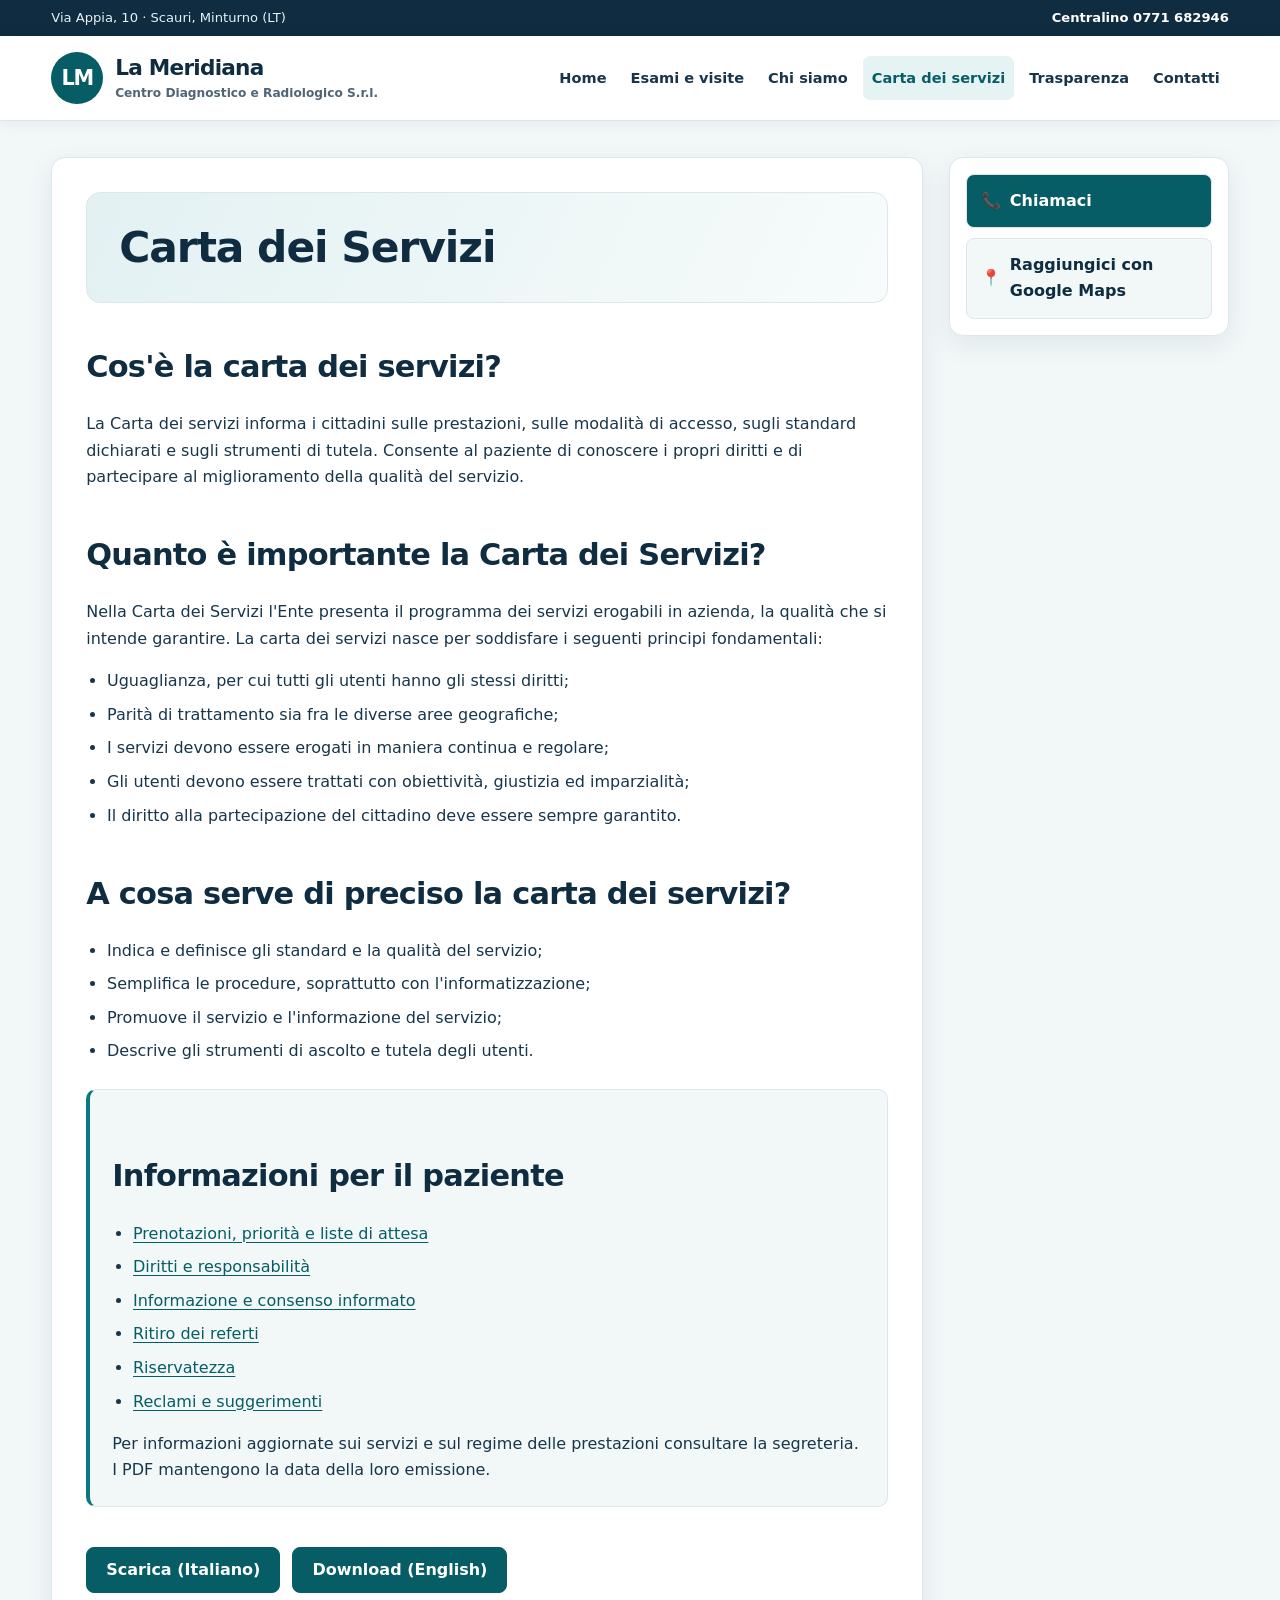
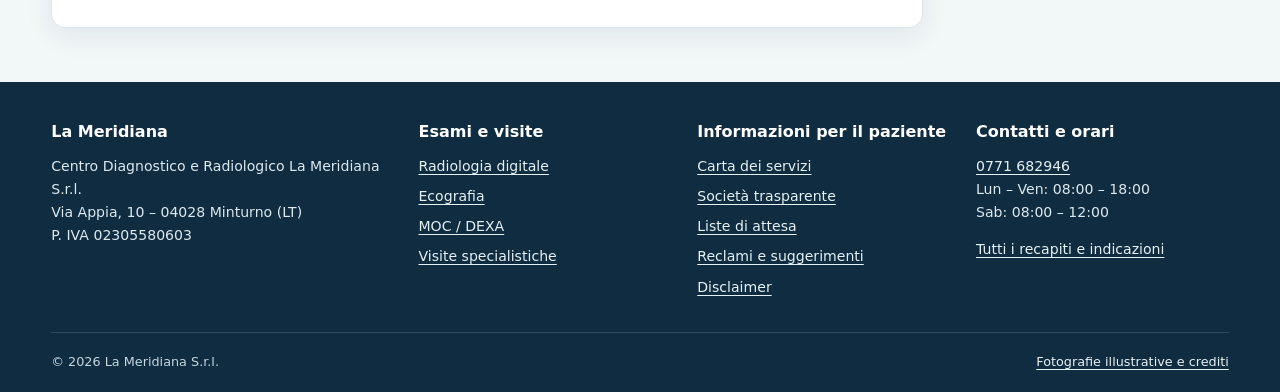
<file: carta-dei-servizi.html>
<!DOCTYPE html>
<html lang="it">
<head>
    <meta charset="UTF-8">
    <meta name="viewport" content="width=device-width, initial-scale=1.0">
    <title>Carta dei servizi | La Meridiana – Scauri, Minturno</title>
    <meta name="description" content="Consulta la carta dei servizi del Centro Diagnostico e Radiologico La Meridiana di Minturno, disponibile in italiano e inglese.">
    <link rel="canonical" href="https://centrodiagnosticolameridiana.github.io/scauri/carta-dei-servizi.html">
    <meta property="og:type" content="website">
    <meta property="og:locale" content="it_IT">
    <meta property="og:title" content="Carta dei servizi | La Meridiana – Scauri, Minturno">
    <meta property="og:description" content="Consulta la carta dei servizi del Centro Diagnostico e Radiologico La Meridiana di Minturno, disponibile in italiano e inglese.">
    <meta property="og:url" content="https://centrodiagnosticolameridiana.github.io/scauri/carta-dei-servizi.html">
    <link rel="stylesheet" href="style.css">
    <link rel="preconnect" href="https://fonts.googleapis.com">
    <link rel="preconnect" href="https://fonts.gstatic.com" crossorigin>
    <link href="https://fonts.googleapis.com/css2?family=Roboto:wght@300;400;700;900&display=swap" rel="stylesheet">
    <link rel="icon" type="image/svg+xml" sizes="any" href="https://centrodiagnosticolameridiana.github.io/scauri/favicon.svg">
    <meta property="og:site_name" content="Centro Diagnostico La Meridiana">
</head>
<body>

   <a href="#contenuto" class="skip-link">Vai al contenuto</a><div class="utility"><div class="container"><span class="location">Via Appia, 10 · Scauri, Minturno (LT)</span><a href="tel:+390771682946">Centralino 0771 682946</a></div></div><header><div class="container"><a href="index.html" class="logo-link" aria-label="La Meridiana - homepage"><span class="logo-icon" aria-hidden="true">LM</span><span class="logo-text-container"><span class="logo-line-1">La Meridiana</span><span class="logo-line-2">Centro Diagnostico e Radiologico S.r.l.</span></span></a><nav id="main-nav" aria-label="Menu principale"><ul><li><a href="index.html">Home</a></li><li><a href="index.html#servizi">Esami e visite</a></li><li><a href="chi-siamo.html">Chi siamo</a></li><li><a href="carta-dei-servizi.html" aria-current="page">Carta dei servizi</a></li><li><a href="societa-trasparente.html">Trasparenza</a></li><li><a href="contatti.html">Contatti</a></li></ul></nav><button type="button" id="menu-toggle" class="menu-toggle" aria-label="Menu di navigazione" aria-controls="main-nav" aria-expanded="false"><span class="bar"></span><span class="bar"></span><span class="bar"></span></button></div></header>
        <main id="contenuto" class="container page-container">
        <div class="main-content">
            <div class="page-header" style="margin-left: -20px; margin-right: -20px; margin-top: -40px; text-align: left;">
                <h1>Carta dei Servizi</h1>
            </div>
            
            <h2>Cos'è la carta dei servizi?</h2>
            <p>La Carta dei servizi informa i cittadini sulle prestazioni, sulle modalità di accesso, sugli standard dichiarati e sugli strumenti di tutela. Consente al paziente di conoscere i propri diritti e di partecipare al miglioramento della qualità del servizio.</p>
            
            <h2>Quanto è importante la Carta dei Servizi?</h2>
            <p>Nella Carta dei Servizi l'Ente presenta il programma dei servizi erogabili in azienda, la qualità che si intende garantire. La carta dei servizi nasce per soddisfare i seguenti principi fondamentali:</p>
            <ul>
                <li>Uguaglianza, per cui tutti gli utenti hanno gli stessi diritti;</li>
                <li>Parità di trattamento sia fra le diverse aree geografiche;</li>
                <li>I servizi devono essere erogati in maniera continua e regolare;</li>
                <li>Gli utenti devono essere trattati con obiettività, giustizia ed imparzialità;</li>
                <li>Il diritto alla partecipazione del cittadino deve essere sempre garantito.</li>
            </ul>

            <h2>A cosa serve di preciso la carta dei servizi?</h2>
            <ul>
                <li>Indica e definisce gli standard e la qualità del servizio;</li>
                <li>Semplifica le procedure, soprattutto con l'informatizzazione;</li>
                <li>Promuove il servizio e l'informazione del servizio;</li>
                <li>Descrive gli strumenti di ascolto e tutela degli utenti.</li>
            </ul>
            
            <section class="disclaimer-box"><h2>Informazioni per il paziente</h2><ul><li><a href="liste-di-attesa.html">Prenotazioni, priorità e liste di attesa</a></li><li><a href="societa-trasparente.html#diritti">Diritti e responsabilità</a></li><li><a href="societa-trasparente.html#consenso">Informazione e consenso informato</a></li><li><a href="societa-trasparente.html#referti">Ritiro dei referti</a></li><li><a href="societa-trasparente.html#riservatezza">Riservatezza</a></li><li><a href="societa-trasparente.html#reclami">Reclami e suggerimenti</a></li></ul><p>Per informazioni aggiornate sui servizi e sul regime delle prestazioni consultare la segreteria. I PDF mantengono la data della loro emissione.</p></section><div class="document-links-page" style="margin-top: 40px; justify-content: flex-start;">
                <a href="carta-servizi-it.pdf" class="cta-button" download>Scarica (Italiano)</a>
                <a href="carta-servizi-en.pdf" class="cta-button" download>Download (English)</a>
            </div>

        </div>

        <aside class="sidebar">
            <a href="contatti.html" class="action-button call"><span class="icon">📞</span> Chiamaci</a>
            <a href="https://www.google.com/maps/dir/?api=1&destination=Via+Appia,10,04028+Minturno+LT" target="_blank" class="action-button maps"><span class="icon">📍</span> Raggiungici con Google Maps</a>
            
        </aside>
    </main>

    <footer><div class="container"><div class="footer-grid"><div class="footer-column"><h3>La Meridiana</h3><p>Centro Diagnostico e Radiologico La Meridiana S.r.l.<br>Via Appia, 10 – 04028 Minturno (LT)<br>P. IVA 02305580603</p></div><div class="footer-column"><h3>Esami e visite</h3><ul><li><a href="radiologia-digitale.html">Radiologia digitale</a></li><li><a href="ecografia.html">Ecografia</a></li><li><a href="moc.html">MOC / DEXA</a></li><li><a href="visite-specialistiche.html">Visite specialistiche</a></li></ul></div><div class="footer-column"><h3>Informazioni per il paziente</h3><ul><li><a href="carta-dei-servizi.html">Carta dei servizi</a></li><li><a href="societa-trasparente.html">Società trasparente</a></li><li><a href="liste-di-attesa.html">Liste di attesa</a></li><li><a href="societa-trasparente.html#reclami">Reclami e suggerimenti</a></li><li><a href="disclaimer.pdf">Disclaimer</a></li></ul></div><div class="footer-column"><h3>Contatti e orari</h3><p><a href="tel:+390771682946">0771 682946</a><br>Lun – Ven: 08:00 – 18:00<br>Sab: 08:00 – 12:00</p><p><a href="contatti.html">Tutti i recapiti e indicazioni</a></p></div></div><div class="footer-bottom"><p>© 2026 La Meridiana S.r.l.</p><p><a href="crediti-immagini.html">Fotografie illustrative e crediti</a></p></div></div></footer>

<script>const t=document.getElementById('menu-toggle'),n=document.getElementById('main-nav');function closeMenu(){n.classList.remove('mobile-nav');t.setAttribute('aria-expanded','false')}t.addEventListener('click',()=>t.setAttribute('aria-expanded',String(n.classList.toggle('mobile-nav'))));document.addEventListener('keydown',e=>{if(e.key==='Escape'&&n.classList.contains('mobile-nav')){closeMenu();t.focus()}});n.addEventListener('click',e=>{if(e.target.closest('a'))closeMenu()});</script>

</body>
</html>
</file>
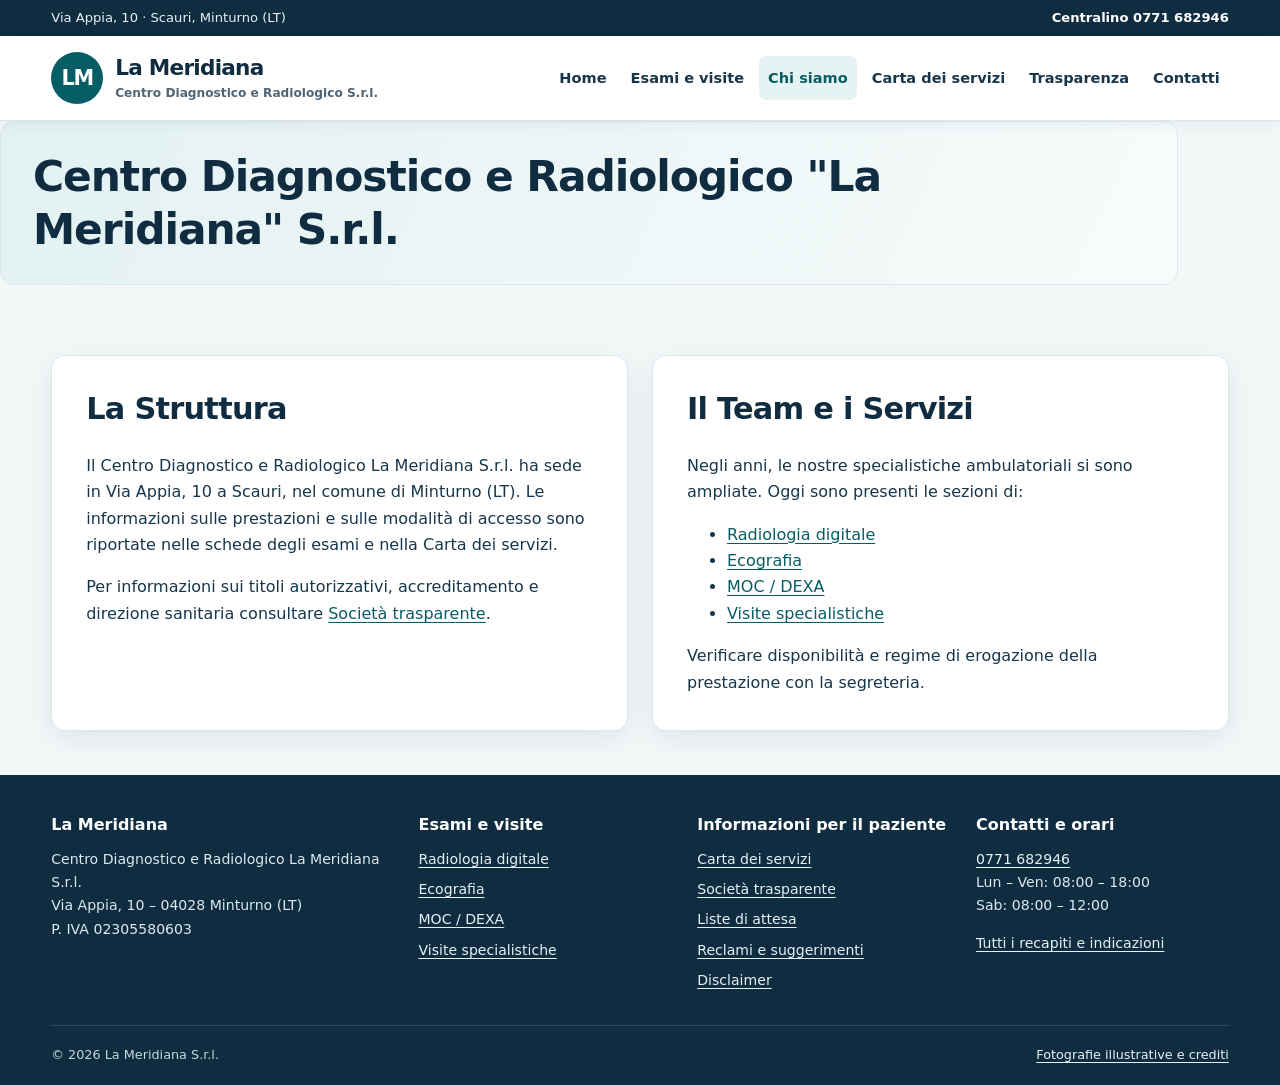
<file: chi-siamo.html>
<!DOCTYPE html>
<html lang="it">
<head>
    <meta charset="UTF-8">
    <meta name="viewport" content="width=device-width, initial-scale=1.0">
    <title>Chi siamo | Centro Diagnostico La Meridiana – Scauri</title>
    <meta name="description" content="Informazioni sulla struttura e sui servizi del Centro Diagnostico e Radiologico La Meridiana a Minturno (Scauri), in provincia di Latina.">
    <link rel="canonical" href="https://centrodiagnosticolameridiana.github.io/scauri/chi-siamo.html">
    <meta property="og:type" content="website">
    <meta property="og:locale" content="it_IT">
    <meta property="og:title" content="Chi siamo | Centro Diagnostico La Meridiana – Scauri">
    <meta property="og:description" content="Informazioni sulla struttura e sui servizi del Centro Diagnostico e Radiologico La Meridiana a Minturno (Scauri), in provincia di Latina.">
    <meta property="og:url" content="https://centrodiagnosticolameridiana.github.io/scauri/chi-siamo.html">
    <link rel="stylesheet" href="style.css">
    <link rel="preconnect" href="https://fonts.googleapis.com">
    <link rel="preconnect" href="https://fonts.gstatic.com" crossorigin>
    <link href="https://fonts.googleapis.com/css2?family=Roboto:wght@300;400;700;900&display=swap" rel="stylesheet">
    <link rel="icon" type="image/svg+xml" sizes="any" href="https://centrodiagnosticolameridiana.github.io/scauri/favicon.svg">
    <meta property="og:site_name" content="Centro Diagnostico La Meridiana">
</head>
<body>

<a href="#contenuto" class="skip-link">Vai al contenuto</a><div class="utility"><div class="container"><span class="location">Via Appia, 10 · Scauri, Minturno (LT)</span><a href="tel:+390771682946">Centralino 0771 682946</a></div></div><header><div class="container"><a href="index.html" class="logo-link" aria-label="La Meridiana - homepage"><span class="logo-icon" aria-hidden="true">LM</span><span class="logo-text-container"><span class="logo-line-1">La Meridiana</span><span class="logo-line-2">Centro Diagnostico e Radiologico S.r.l.</span></span></a><nav id="main-nav" aria-label="Menu principale"><ul><li><a href="index.html">Home</a></li><li><a href="index.html#servizi">Esami e visite</a></li><li><a href="chi-siamo.html" aria-current="page">Chi siamo</a></li><li><a href="carta-dei-servizi.html">Carta dei servizi</a></li><li><a href="societa-trasparente.html">Trasparenza</a></li><li><a href="contatti.html">Contatti</a></li></ul></nav><button type="button" id="menu-toggle" class="menu-toggle" aria-label="Menu di navigazione" aria-controls="main-nav" aria-expanded="false"><span class="bar"></span><span class="bar"></span><span class="bar"></span></button></div></header>

    <main id="contenuto">
        <div class="page-header container">
            <!-- Titolo della pagina corretto -->
            <h1>Centro Diagnostico e Radiologico "La Meridiana" S.r.l.</h1>
        </div>
        <div class="two-column-layout container">
            <div class="column">
                <h2>La Struttura</h2>
                <p>Il Centro Diagnostico e Radiologico La Meridiana S.r.l. ha sede in Via Appia, 10 a Scauri, nel comune di Minturno (LT). Le informazioni sulle prestazioni e sulle modalità di accesso sono riportate nelle schede degli esami e nella Carta dei servizi.</p><p>Per informazioni sui titoli autorizzativi, accreditamento e direzione sanitaria consultare <a href="societa-trasparente.html#direzione">Società trasparente</a>.</p>
            </div>
            <div class="column">
                <h2>Il Team e i Servizi</h2>
                <p>Negli anni, le nostre specialistiche ambulatoriali si sono ampliate. Oggi sono presenti le sezioni di:</p>
                <ul><li><a href="radiologia-digitale.html">Radiologia digitale</a></li><li><a href="ecografia.html">Ecografia</a></li><li><a href="moc.html">MOC / DEXA</a></li><li><a href="visite-specialistiche.html">Visite specialistiche</a></li></ul><p>Verificare disponibilità e regime di erogazione della prestazione con la segreteria.</p>
            </div>
        </div>
    </main>

    <footer><div class="container"><div class="footer-grid"><div class="footer-column"><h3>La Meridiana</h3><p>Centro Diagnostico e Radiologico La Meridiana S.r.l.<br>Via Appia, 10 – 04028 Minturno (LT)<br>P. IVA 02305580603</p></div><div class="footer-column"><h3>Esami e visite</h3><ul><li><a href="radiologia-digitale.html">Radiologia digitale</a></li><li><a href="ecografia.html">Ecografia</a></li><li><a href="moc.html">MOC / DEXA</a></li><li><a href="visite-specialistiche.html">Visite specialistiche</a></li></ul></div><div class="footer-column"><h3>Informazioni per il paziente</h3><ul><li><a href="carta-dei-servizi.html">Carta dei servizi</a></li><li><a href="societa-trasparente.html">Società trasparente</a></li><li><a href="liste-di-attesa.html">Liste di attesa</a></li><li><a href="societa-trasparente.html#reclami">Reclami e suggerimenti</a></li><li><a href="disclaimer.pdf">Disclaimer</a></li></ul></div><div class="footer-column"><h3>Contatti e orari</h3><p><a href="tel:+390771682946">0771 682946</a><br>Lun – Ven: 08:00 – 18:00<br>Sab: 08:00 – 12:00</p><p><a href="contatti.html">Tutti i recapiti e indicazioni</a></p></div></div><div class="footer-bottom"><p>© 2026 La Meridiana S.r.l.</p><p><a href="crediti-immagini.html">Fotografie illustrative e crediti</a></p></div></div></footer>

<script>const t=document.getElementById('menu-toggle'),n=document.getElementById('main-nav');function closeMenu(){n.classList.remove('mobile-nav');t.setAttribute('aria-expanded','false')}t.addEventListener('click',()=>t.setAttribute('aria-expanded',String(n.classList.toggle('mobile-nav'))));document.addEventListener('keydown',e=>{if(e.key==='Escape'&&n.classList.contains('mobile-nav')){closeMenu();t.focus()}});n.addEventListener('click',e=>{if(e.target.closest('a'))closeMenu()});</script>

</body>
</html>
</file>
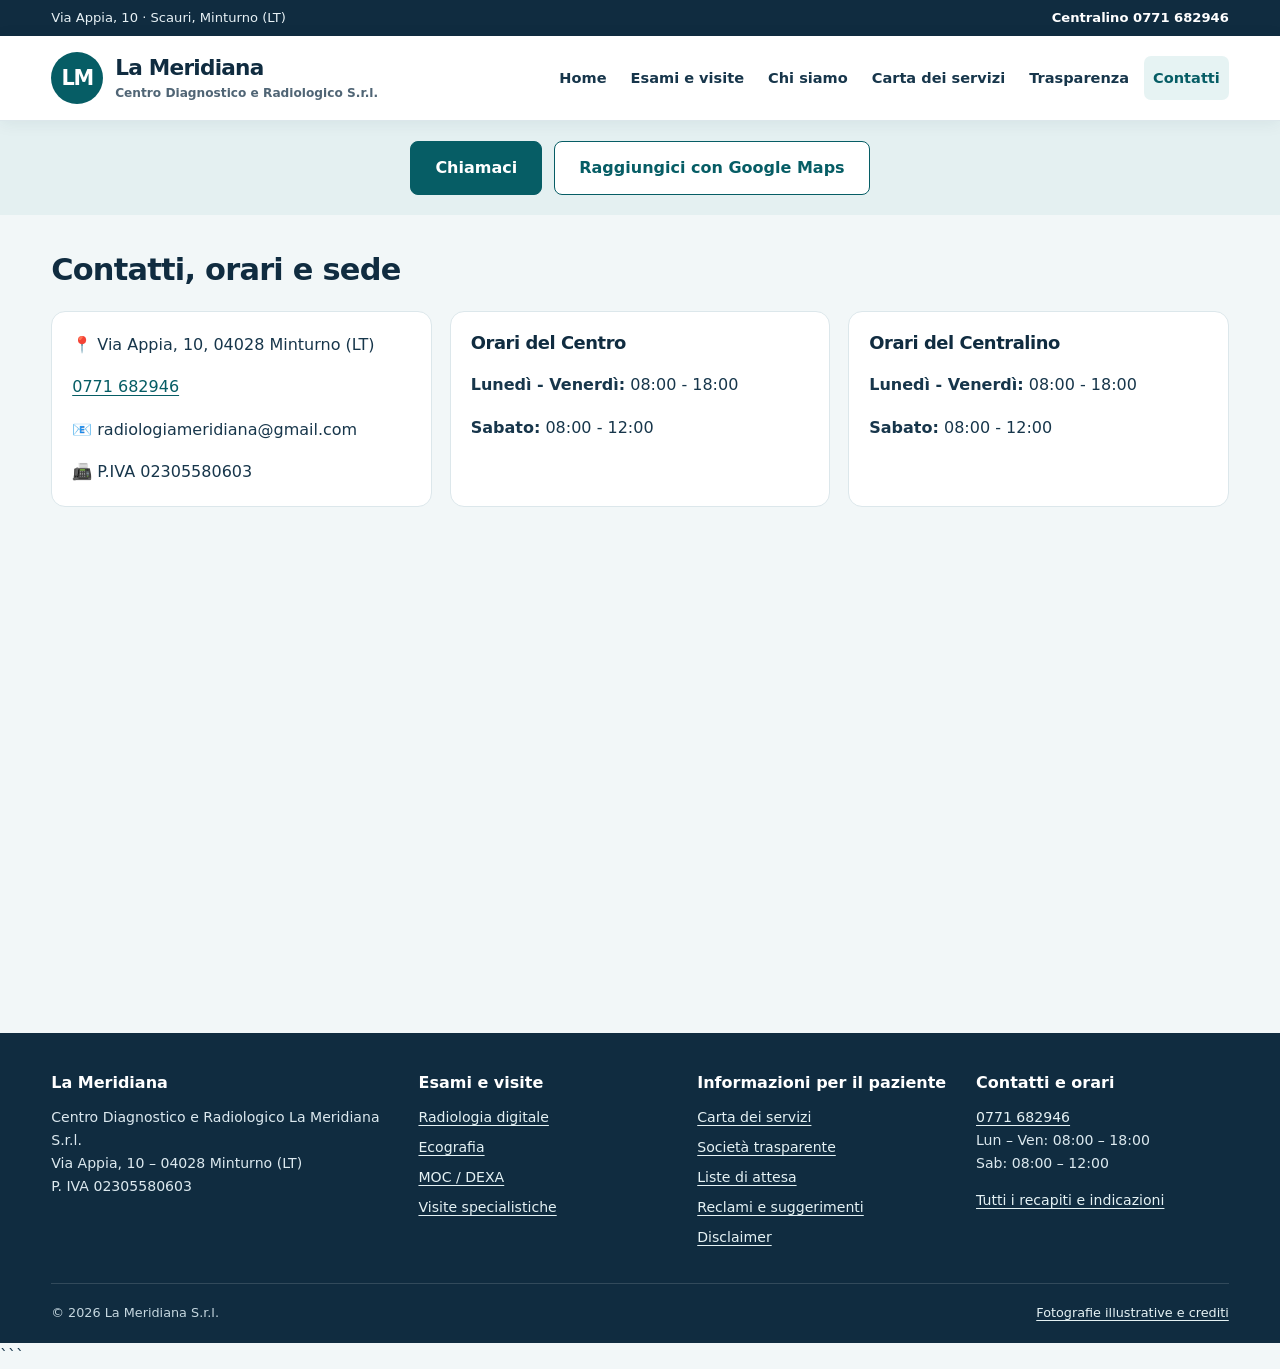
<file: contatti.html>
<!DOCTYPE html>
<html lang="it">
<head>
    <meta charset="UTF-8">
    <meta name="viewport" content="width=device-width, initial-scale=1.0">
    <title>Contatti e orari | La Meridiana – Scauri, Minturno</title>
    <meta name="description" content="Indirizzo, telefono e orari del Centro Diagnostico La Meridiana: Via Appia 10, Minturno (LT). Tel. 0771 682946. Indicazioni per raggiungere il centro.">
    <link rel="canonical" href="https://centrodiagnosticolameridiana.github.io/scauri/contatti.html">
    <meta property="og:type" content="website">
    <meta property="og:locale" content="it_IT">
    <meta property="og:title" content="Contatti e orari | La Meridiana – Scauri, Minturno">
    <meta property="og:description" content="Indirizzo, telefono e orari del Centro Diagnostico La Meridiana: Via Appia 10, Minturno (LT). Tel. 0771 682946. Indicazioni per raggiungere il centro.">
    <meta property="og:url" content="https://centrodiagnosticolameridiana.github.io/scauri/contatti.html">
    <link rel="stylesheet" href="style.css">
    <link rel="preconnect" href="https://fonts.googleapis.com">
    <link rel="preconnect" href="https://fonts.gstatic.com" crossorigin>
    <link href="https://fonts.googleapis.com/css2?family=Roboto:wght@300;400;700;900&display=swap" rel="stylesheet">
    <link rel="icon" type="image/svg+xml" sizes="any" href="https://centrodiagnosticolameridiana.github.io/scauri/favicon.svg">
    <meta property="og:site_name" content="Centro Diagnostico La Meridiana">
</head>
<body>

<a href="#contenuto" class="skip-link">Vai al contenuto</a><div class="utility"><div class="container"><span class="location">Via Appia, 10 · Scauri, Minturno (LT)</span><a href="tel:+390771682946">Centralino 0771 682946</a></div></div><header><div class="container"><a href="index.html" class="logo-link" aria-label="La Meridiana - homepage"><span class="logo-icon" aria-hidden="true">LM</span><span class="logo-text-container"><span class="logo-line-1">La Meridiana</span><span class="logo-line-2">Centro Diagnostico e Radiologico S.r.l.</span></span></a><nav id="main-nav" aria-label="Menu principale"><ul><li><a href="index.html">Home</a></li><li><a href="index.html#servizi">Esami e visite</a></li><li><a href="chi-siamo.html">Chi siamo</a></li><li><a href="carta-dei-servizi.html">Carta dei servizi</a></li><li><a href="societa-trasparente.html">Trasparenza</a></li><li><a href="contatti.html" aria-current="page">Contatti</a></li></ul></nav><button type="button" id="menu-toggle" class="menu-toggle" aria-label="Menu di navigazione" aria-controls="main-nav" aria-expanded="false"><span class="bar"></span><span class="bar"></span><span class="bar"></span></button></div></header>

    <main id="contenuto">
        <div class="contact-bar">
            <a href="tel:0771682946" class="contact-button call-main">Chiamaci</a>
            
            <a href="https://www.google.com/maps/dir/?api=1&destination=Via+Appia,10,04028+Minturno+LT" target="_blank" class="contact-button gmaps">Raggiungici con Google Maps</a>
        </div>

        <div class="container contact-page-info">
            <h2>Contatti, orari e sede</h2>
            <div class="info-columns">
                <div class="info-col">
                    <p>📍 Via Appia, 10, 04028 Minturno (LT)</p>
                    <p><a href="tel:+390771682946">0771 682946</a></p>
                    <!-- Email aggiornata -->
                    <p>📧 radiologiameridiana@gmail.com</p>
                    <!-- P.IVA aggiornata -->
                    <p>📠 P.IVA 02305580603</p>
                </div>
                <div class="info-col">
                    <h3>Orari del Centro</h3>
                    <!-- Orari aggiornati -->
                    <p><strong>Lunedì - Venerdì:</strong> 08:00 - 18:00</p>
                    <p><strong>Sabato:</strong> 08:00 - 12:00</p>
                </div>
                <div class="info-col">
                    <h3>Orari del Centralino</h3>
                    <!-- Orari aggiornati -->
                    <p><strong>Lunedì - Venerdì:</strong> 08:00 - 18:00</p>
                    <p><strong>Sabato:</strong> 08:00 - 12:00</p>
                </div>
            </div>
        </div>
        
        <div class="full-width-map">
            <iframe title="Mappa della sede di Scauri" 
                src="https://www.google.com/maps/embed?pb=!1m18!1m12!1m3!1d2994.492570087199!2d13.722694176676007!3d41.23307567132108!2m3!1f0!2f0!3f0!3m2!1i1024!2i768!4f13.1!3m3!1m2!1s0x13250fd214a1a59f%3A0x6b44743c49a62299!2sVia%20Appia%2C%2010%2C%2004028%20Minturno%20LT!5e0!3m2!1sit!2sit!4v1721764359489!5m2!1sit!2sit" 
                width="100%" 
                height="450" 
                style="border:0;" 
                allowfullscreen="" 
                loading="lazy" 
                referrerpolicy="no-referrer-when-downgrade">
            </iframe>
        </div>
    </main>

    <footer><div class="container"><div class="footer-grid"><div class="footer-column"><h3>La Meridiana</h3><p>Centro Diagnostico e Radiologico La Meridiana S.r.l.<br>Via Appia, 10 – 04028 Minturno (LT)<br>P. IVA 02305580603</p></div><div class="footer-column"><h3>Esami e visite</h3><ul><li><a href="radiologia-digitale.html">Radiologia digitale</a></li><li><a href="ecografia.html">Ecografia</a></li><li><a href="moc.html">MOC / DEXA</a></li><li><a href="visite-specialistiche.html">Visite specialistiche</a></li></ul></div><div class="footer-column"><h3>Informazioni per il paziente</h3><ul><li><a href="carta-dei-servizi.html">Carta dei servizi</a></li><li><a href="societa-trasparente.html">Società trasparente</a></li><li><a href="liste-di-attesa.html">Liste di attesa</a></li><li><a href="societa-trasparente.html#reclami">Reclami e suggerimenti</a></li><li><a href="disclaimer.pdf">Disclaimer</a></li></ul></div><div class="footer-column"><h3>Contatti e orari</h3><p><a href="tel:+390771682946">0771 682946</a><br>Lun – Ven: 08:00 – 18:00<br>Sab: 08:00 – 12:00</p><p><a href="contatti.html">Tutti i recapiti e indicazioni</a></p></div></div><div class="footer-bottom"><p>© 2026 La Meridiana S.r.l.</p><p><a href="crediti-immagini.html">Fotografie illustrative e crediti</a></p></div></div></footer>

<script>const t=document.getElementById('menu-toggle'),n=document.getElementById('main-nav');function closeMenu(){n.classList.remove('mobile-nav');t.setAttribute('aria-expanded','false')}t.addEventListener('click',()=>t.setAttribute('aria-expanded',String(n.classList.toggle('mobile-nav'))));document.addEventListener('keydown',e=>{if(e.key==='Escape'&&n.classList.contains('mobile-nav')){closeMenu();t.focus()}});n.addEventListener('click',e=>{if(e.target.closest('a'))closeMenu()});</script>

</body>
</html>```
</file>
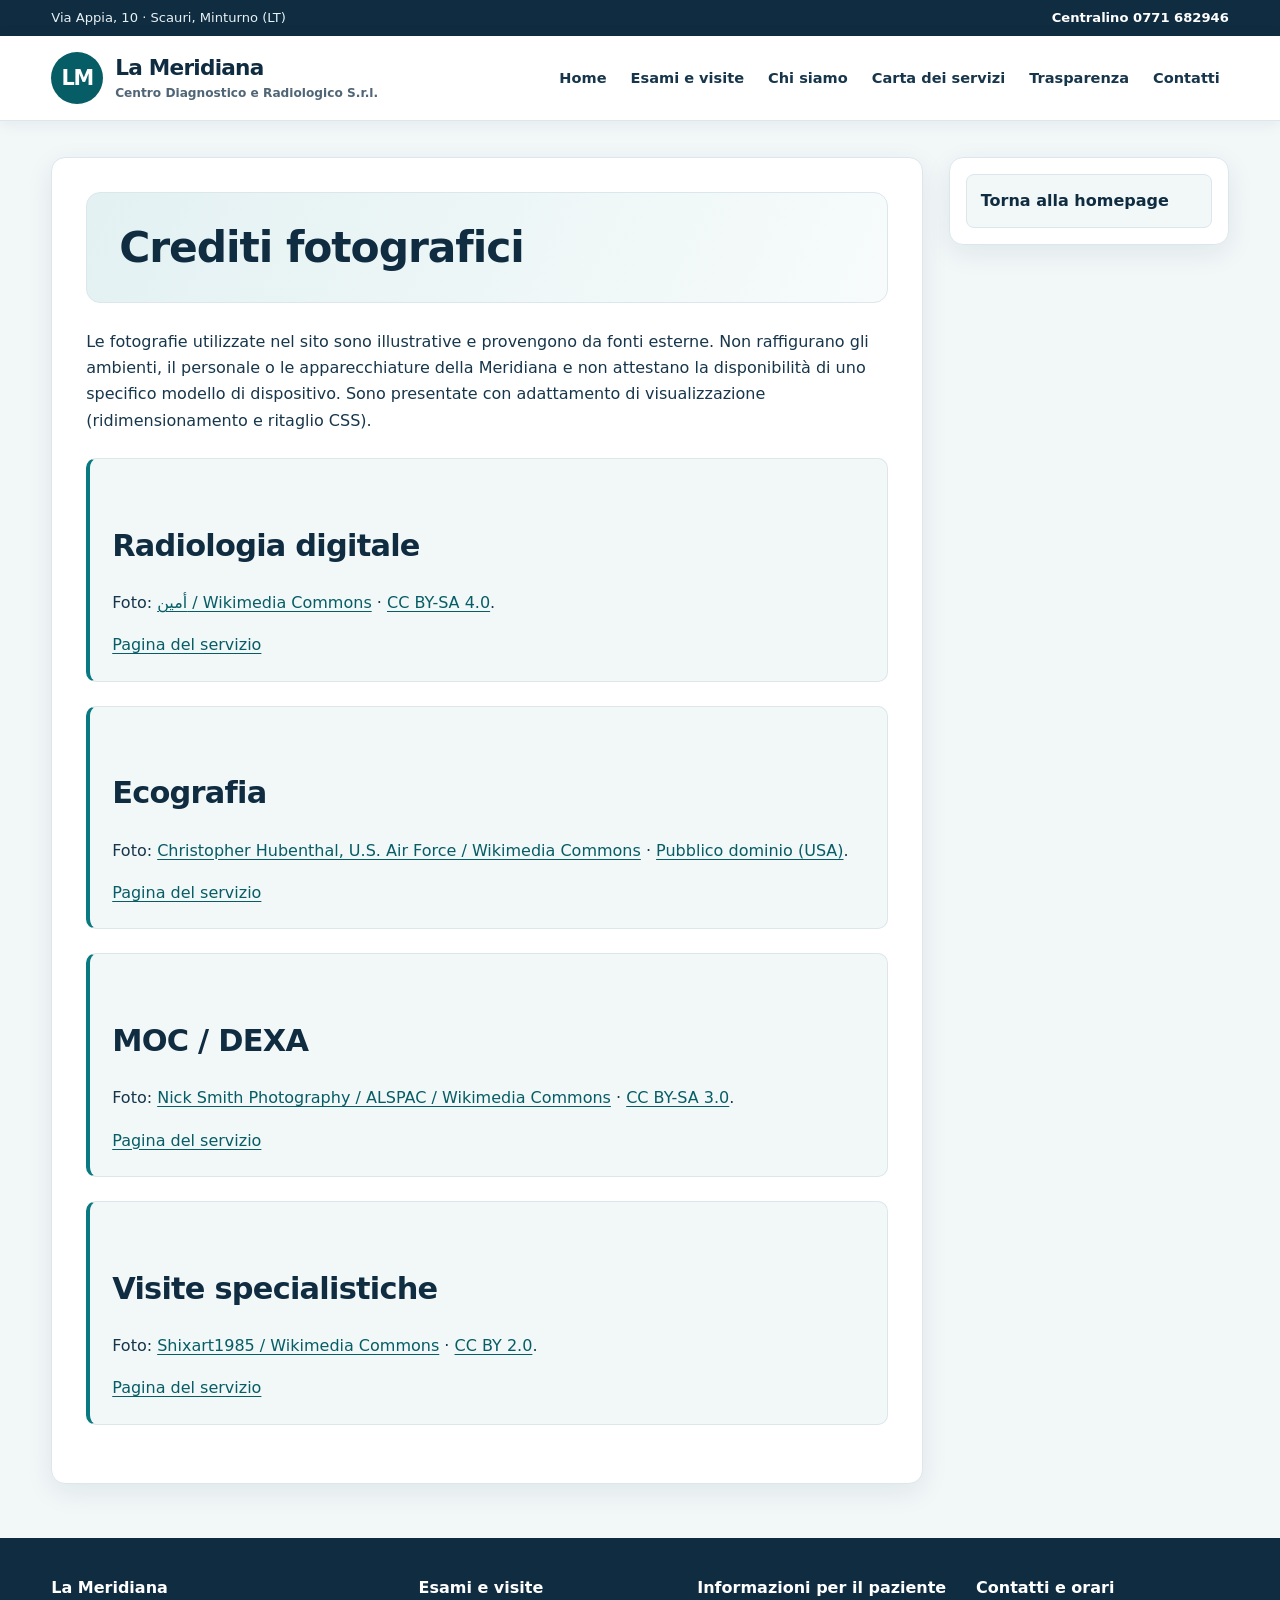
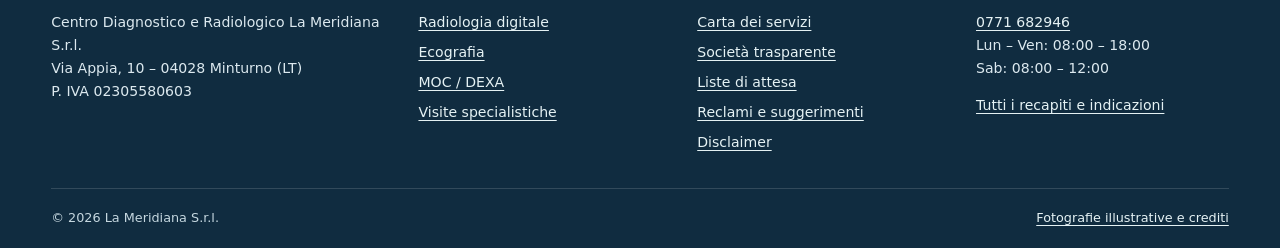
<file: crediti-immagini.html>
<!DOCTYPE html><html lang="it"><head><meta charset="UTF-8"><meta name="viewport" content="width=device-width, initial-scale=1"><title>Crediti fotografici | La Meridiana</title><meta name="description" content="Fonti, autori e licenze delle fotografie illustrative del sito."><link rel="canonical" href="https://centrodiagnosticolameridiana.github.io/scauri/crediti-immagini.html"><link rel="stylesheet" href="style.css"><link rel="icon" href="favicon.svg" type="image/svg+xml"></head><body><a href="#contenuto" class="skip-link">Vai al contenuto</a><div class="utility"><div class="container"><span class="location">Via Appia, 10 · Scauri, Minturno (LT)</span><a href="tel:+390771682946">Centralino 0771 682946</a></div></div><header><div class="container"><a href="index.html" class="logo-link" aria-label="La Meridiana - homepage"><span class="logo-icon" aria-hidden="true">LM</span><span class="logo-text-container"><span class="logo-line-1">La Meridiana</span><span class="logo-line-2">Centro Diagnostico e Radiologico S.r.l.</span></span></a><nav id="main-nav" aria-label="Menu principale"><ul><li><a href="index.html">Home</a></li><li><a href="index.html#servizi">Esami e visite</a></li><li><a href="chi-siamo.html">Chi siamo</a></li><li><a href="carta-dei-servizi.html">Carta dei servizi</a></li><li><a href="societa-trasparente.html">Trasparenza</a></li><li><a href="contatti.html">Contatti</a></li></ul></nav><button type="button" id="menu-toggle" class="menu-toggle" aria-label="Menu di navigazione" aria-controls="main-nav" aria-expanded="false"><span class="bar"></span><span class="bar"></span><span class="bar"></span></button></div></header><main id="contenuto" class="container page-container"><article class="main-content"><div class="page-header"><h1>Crediti fotografici</h1></div><p>Le fotografie utilizzate nel sito sono illustrative e provengono da fonti esterne. Non raffigurano gli ambienti, il personale o le apparecchiature della Meridiana e non attestano la disponibilità di uno specifico modello di dispositivo. Sono presentate con adattamento di visualizzazione (ridimensionamento e ritaglio CSS).</p><section class="disclaimer-box"><h2>Radiologia digitale</h2><p>Foto: <a href="https://commons.wikimedia.org/wiki/File:Digital_radiography_Machine_08.jpg">أمين / Wikimedia Commons</a> · <a href="https://creativecommons.org/licenses/by-sa/4.0/">CC BY-SA 4.0</a>.</p><p><a href="radiologia-digitale.html">Pagina del servizio</a></p></section><section class="disclaimer-box"><h2>Ecografia</h2><p>Foto: <a href="https://commons.wikimedia.org/wiki/File:Medical_ultrasound_examination.JPG">Christopher Hubenthal, U.S. Air Force / Wikimedia Commons</a> · <a href="https://commons.wikimedia.org/wiki/Template:PD-USGov-Military-Air_Force">Pubblico dominio (USA)</a>.</p><p><a href="ecografia.html">Pagina del servizio</a></p></section><section class="disclaimer-box"><h2>MOC / DEXA</h2><p>Foto: <a href="https://commons.wikimedia.org/wiki/File:DEXA_scanner_in_use_ALSPAC.jpg">Nick Smith Photography / ALSPAC / Wikimedia Commons</a> · <a href="https://creativecommons.org/licenses/by-sa/3.0/">CC BY-SA 3.0</a>.</p><p><a href="moc.html">Pagina del servizio</a></p></section><section class="disclaimer-box"><h2>Visite specialistiche</h2><p>Foto: <a href="https://commons.wikimedia.org/wiki/File:Female_doctor_listens_to_the_patient_using_a_stethoscope_closeup.jpg">Shixart1985 / Wikimedia Commons</a> · <a href="https://creativecommons.org/licenses/by/2.0/">CC BY 2.0</a>.</p><p><a href="visite-specialistiche.html">Pagina del servizio</a></p></section></article><aside class="sidebar"><a href="index.html" class="action-button">Torna alla homepage</a></aside></main><footer><div class="container"><div class="footer-grid"><div class="footer-column"><h3>La Meridiana</h3><p>Centro Diagnostico e Radiologico La Meridiana S.r.l.<br>Via Appia, 10 – 04028 Minturno (LT)<br>P. IVA 02305580603</p></div><div class="footer-column"><h3>Esami e visite</h3><ul><li><a href="radiologia-digitale.html">Radiologia digitale</a></li><li><a href="ecografia.html">Ecografia</a></li><li><a href="moc.html">MOC / DEXA</a></li><li><a href="visite-specialistiche.html">Visite specialistiche</a></li></ul></div><div class="footer-column"><h3>Informazioni per il paziente</h3><ul><li><a href="carta-dei-servizi.html">Carta dei servizi</a></li><li><a href="societa-trasparente.html">Società trasparente</a></li><li><a href="liste-di-attesa.html">Liste di attesa</a></li><li><a href="societa-trasparente.html#reclami">Reclami e suggerimenti</a></li><li><a href="disclaimer.pdf">Disclaimer</a></li></ul></div><div class="footer-column"><h3>Contatti e orari</h3><p><a href="tel:+390771682946">0771 682946</a><br>Lun – Ven: 08:00 – 18:00<br>Sab: 08:00 – 12:00</p><p><a href="contatti.html">Tutti i recapiti e indicazioni</a></p></div></div><div class="footer-bottom"><p>© 2026 La Meridiana S.r.l.</p><p><a href="crediti-immagini.html">Fotografie illustrative e crediti</a></p></div></div></footer><script>const t=document.getElementById('menu-toggle'),n=document.getElementById('main-nav');function closeMenu(){n.classList.remove('mobile-nav');t.setAttribute('aria-expanded','false')}t.addEventListener('click',()=>t.setAttribute('aria-expanded',String(n.classList.toggle('mobile-nav'))));document.addEventListener('keydown',e=>{if(e.key==='Escape'&&n.classList.contains('mobile-nav')){closeMenu();t.focus()}});n.addEventListener('click',e=>{if(e.target.closest('a'))closeMenu()});</script></body></html>
</file>
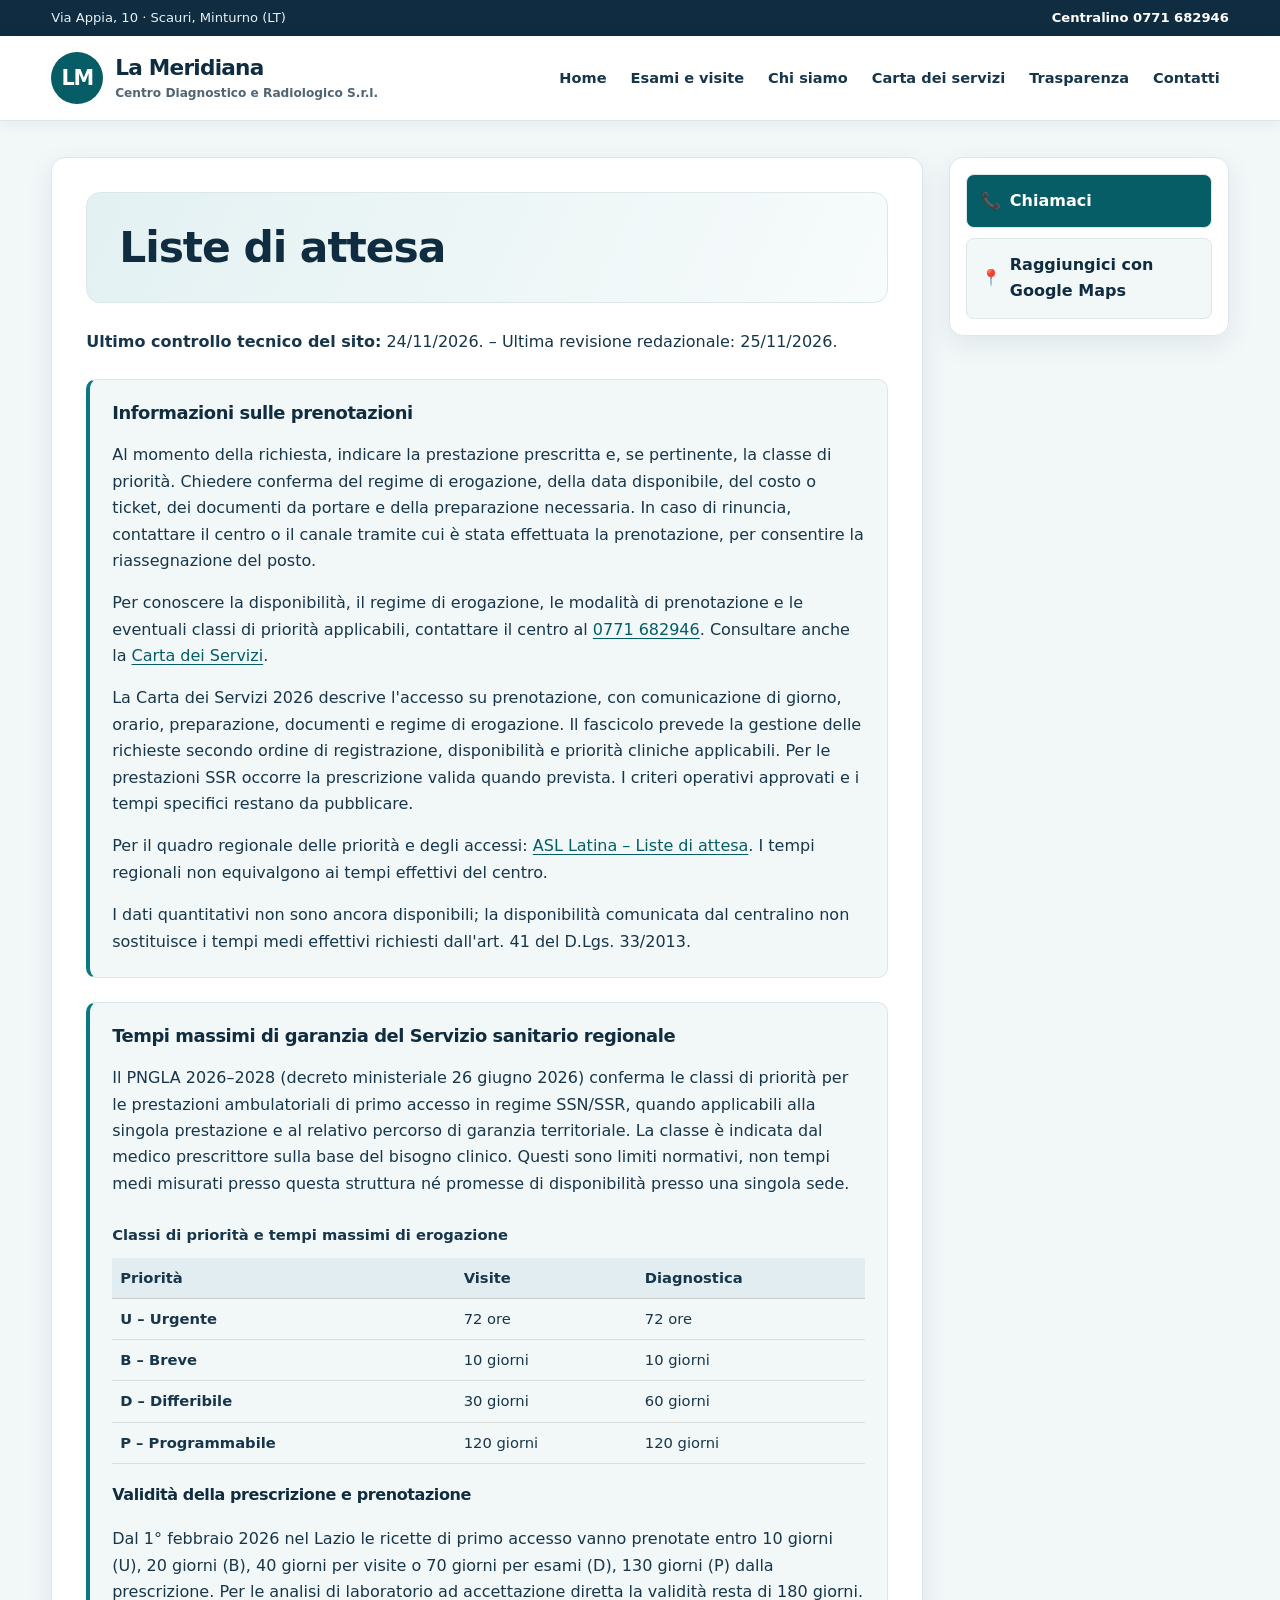
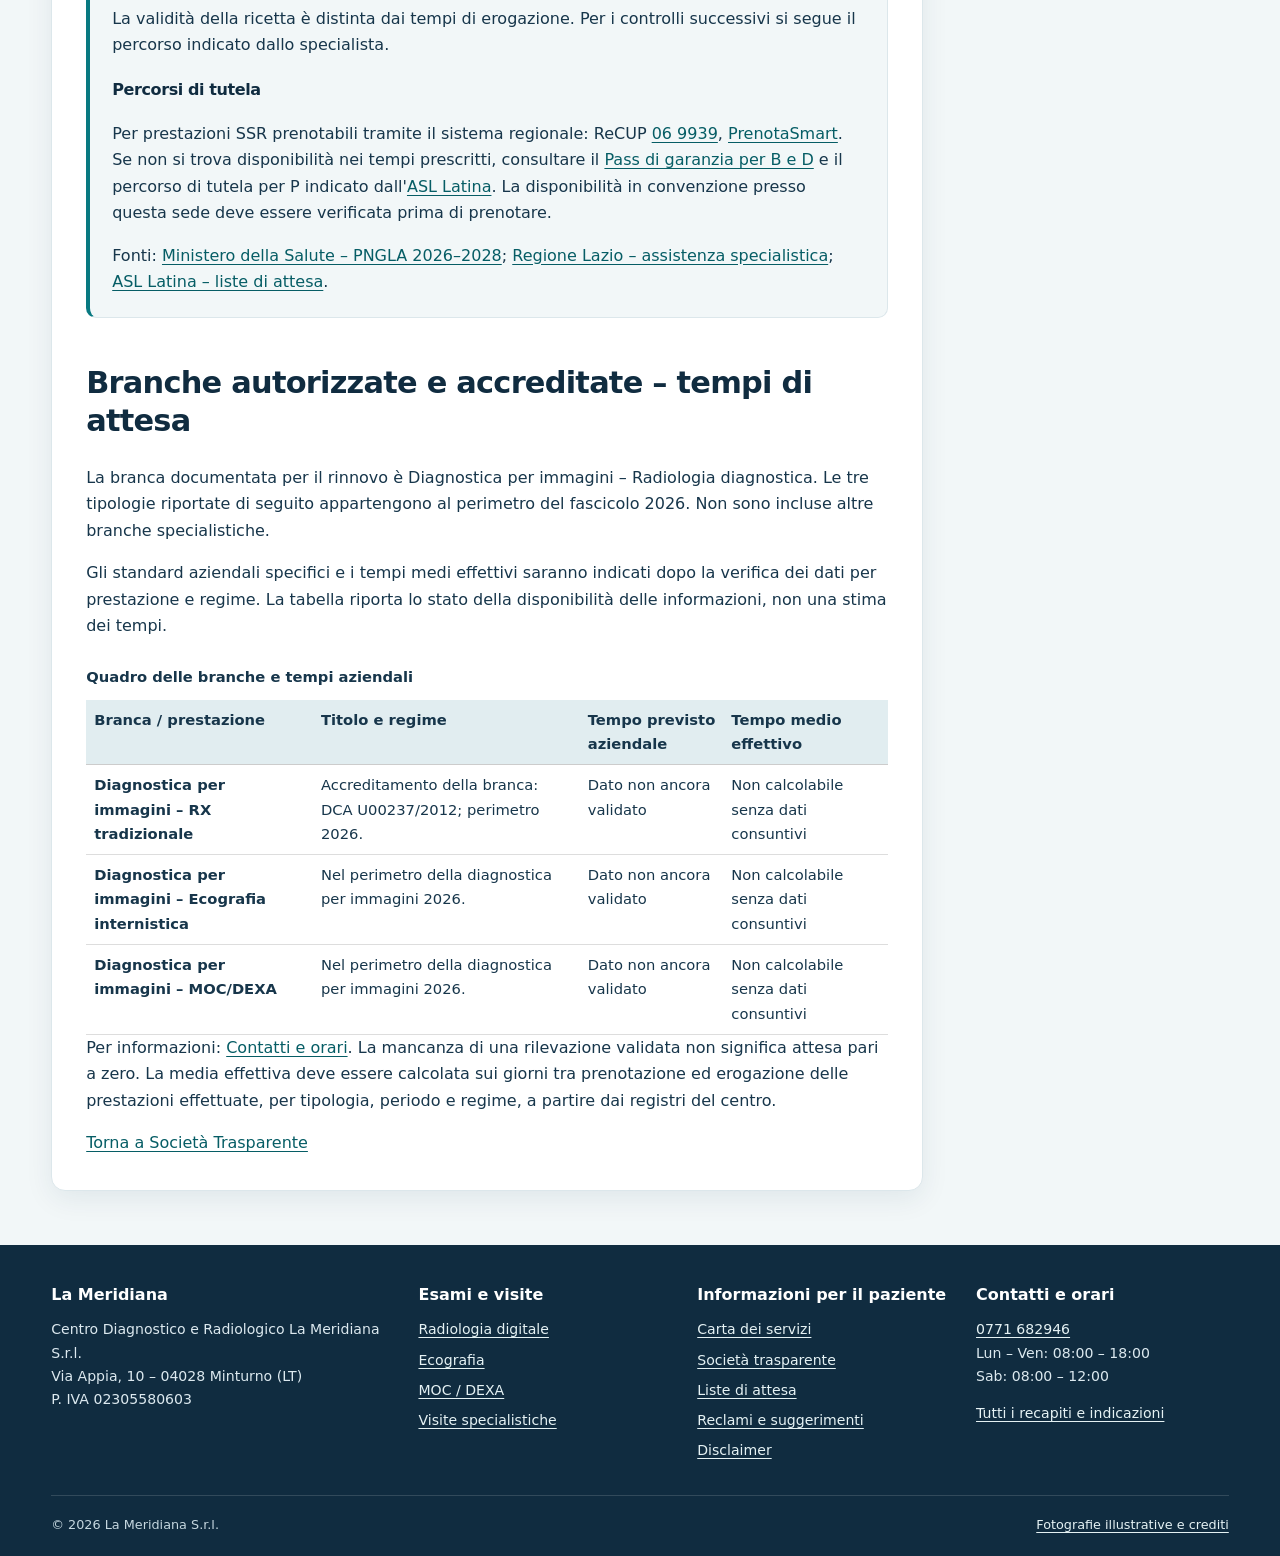
<file: liste-di-attesa.html>
<!DOCTYPE html>
<html lang="it">
<head>
    <meta charset="UTF-8">
    <meta name="viewport" content="width=device-width, initial-scale=1.0">
    <title>Liste di attesa | La Meridiana</title>
    <meta name="description" content="Informazioni sulle prenotazioni, sulle prestazioni e sulla pubblicazione dei tempi di attesa di La Meridiana.">
    <link rel="canonical" href="https://centrodiagnosticolameridiana.github.io/scauri/liste-di-attesa.html">
    <meta property="og:type" content="website">
    <meta property="og:locale" content="it_IT">
    <meta property="og:title" content="Liste di attesa | La Meridiana">
    <meta property="og:description" content="Informazioni sulle prenotazioni, sulle prestazioni e sulla pubblicazione dei tempi di attesa di La Meridiana.">
    <meta property="og:url" content="https://centrodiagnosticolameridiana.github.io/scauri/liste-di-attesa.html">
    <link rel="stylesheet" href="style.css">
    <link rel="preconnect" href="https://fonts.googleapis.com">
    <link rel="preconnect" href="https://fonts.gstatic.com" crossorigin>
    <link href="https://fonts.googleapis.com/css2?family=Roboto:wght@300;400;700;900&display=swap" rel="stylesheet">
    <link rel="icon" type="image/svg+xml" sizes="any" href="https://centrodiagnosticolameridiana.github.io/scauri/favicon.svg">
    <meta property="og:site_name" content="Centro Diagnostico La Meridiana">
</head>
<body>

<a href="#contenuto" class="skip-link">Vai al contenuto</a><div class="utility"><div class="container"><span class="location">Via Appia, 10 · Scauri, Minturno (LT)</span><a href="tel:+390771682946">Centralino 0771 682946</a></div></div><header><div class="container"><a href="index.html" class="logo-link" aria-label="La Meridiana - homepage"><span class="logo-icon" aria-hidden="true">LM</span><span class="logo-text-container"><span class="logo-line-1">La Meridiana</span><span class="logo-line-2">Centro Diagnostico e Radiologico S.r.l.</span></span></a><nav id="main-nav" aria-label="Menu principale"><ul><li><a href="index.html">Home</a></li><li><a href="index.html#servizi">Esami e visite</a></li><li><a href="chi-siamo.html">Chi siamo</a></li><li><a href="carta-dei-servizi.html">Carta dei servizi</a></li><li><a href="societa-trasparente.html">Trasparenza</a></li><li><a href="contatti.html">Contatti</a></li></ul></nav><button type="button" id="menu-toggle" class="menu-toggle" aria-label="Menu di navigazione" aria-controls="main-nav" aria-expanded="false"><span class="bar"></span><span class="bar"></span><span class="bar"></span></button></div></header>


    <main id="contenuto" class="container page-container">
        <div class="main-content">
            <div class="page-header" style="margin-left: -20px; margin-right: -20px; margin-top: -40px; text-align: left;">
                <h1>Liste di attesa</h1>
            </div>
            <p id="ultimo-controllo-tecnico"><strong>Ultimo controllo tecnico del sito:</strong> <time datetime="2026-11-24">24/11/2026</time>. &ndash; <span id="ultima-revisione-redazionale">Ultima revisione redazionale: <time datetime="2026-11-25">25/11/2026</time>.</span></p>
            
            <div class="disclaimer-box">
                <h3>Informazioni sulle prenotazioni</h3><p>Al momento della richiesta, indicare la prestazione prescritta e, se pertinente, la classe di priorità. Chiedere conferma del regime di erogazione, della data disponibile, del costo o ticket, dei documenti da portare e della preparazione necessaria. In caso di rinuncia, contattare il centro o il canale tramite cui è stata effettuata la prenotazione, per consentire la riassegnazione del posto.</p>
                <p>Per conoscere la disponibilità, il regime di erogazione, le modalità di prenotazione e le eventuali classi di priorità applicabili, contattare il centro al <a href="tel:0771682946">0771 682946</a>. Consultare anche la <a href="carta-dei-servizi.html">Carta dei Servizi</a>.</p>
                <p>La Carta dei Servizi 2026 descrive l'accesso su prenotazione, con comunicazione di giorno, orario, preparazione, documenti e regime di erogazione. Il fascicolo prevede la gestione delle richieste secondo ordine di registrazione, disponibilità e priorità cliniche applicabili. Per le prestazioni SSR occorre la prescrizione valida quando prevista. I criteri operativi approvati e i tempi specifici restano da pubblicare.</p><p>Per il quadro regionale delle priorità e degli accessi: <a href="https://www.ausl.latina.it/index.php/liste-di-attesa">ASL Latina – Liste di attesa</a>. I tempi regionali non equivalgono ai tempi effettivi del centro.</p><p>I dati quantitativi non sono ancora disponibili; la disponibilità comunicata dal centralino non sostituisce i tempi medi effettivi richiesti dall'art. 41 del D.Lgs. 33/2013.</p>
            </div>
            <div class="disclaimer-box" id="priorita-ssr">
<h3>Tempi massimi di garanzia del Servizio sanitario regionale</h3>
<p>Il PNGLA 2026–2028 (decreto ministeriale 26 giugno 2026) conferma le classi di priorità per le prestazioni ambulatoriali di primo accesso in regime SSN/SSR, quando applicabili alla singola prestazione e al relativo percorso di garanzia territoriale. La classe è indicata dal medico prescrittore sulla base del bisogno clinico. Questi sono limiti normativi, non tempi medi misurati presso questa struttura né promesse di disponibilità presso una singola sede.</p>
<div style="overflow-x:auto"><table style="width:100%;border-collapse:collapse;text-align:left"><caption>Classi di priorità e tempi massimi di erogazione</caption><thead><tr><th scope="col" style="padding:8px;border-bottom:1px solid #ccc">Priorità</th><th scope="col" style="padding:8px;border-bottom:1px solid #ccc">Visite</th><th scope="col" style="padding:8px;border-bottom:1px solid #ccc">Diagnostica</th></tr></thead><tbody><tr><th scope="row" style="padding:8px;border-bottom:1px solid #ddd">U – Urgente</th><td style="padding:8px;border-bottom:1px solid #ddd">72 ore</td><td style="padding:8px;border-bottom:1px solid #ddd">72 ore</td></tr><tr><th scope="row" style="padding:8px;border-bottom:1px solid #ddd">B – Breve</th><td style="padding:8px;border-bottom:1px solid #ddd">10 giorni</td><td style="padding:8px;border-bottom:1px solid #ddd">10 giorni</td></tr><tr><th scope="row" style="padding:8px;border-bottom:1px solid #ddd">D – Differibile</th><td style="padding:8px;border-bottom:1px solid #ddd">30 giorni</td><td style="padding:8px;border-bottom:1px solid #ddd">60 giorni</td></tr><tr><th scope="row" style="padding:8px;border-bottom:1px solid #ddd">P – Programmabile</th><td style="padding:8px;border-bottom:1px solid #ddd">120 giorni</td><td style="padding:8px;border-bottom:1px solid #ddd">120 giorni</td></tr></tbody></table></div>
<h4>Validità della prescrizione e prenotazione</h4>
<p>Dal 1° febbraio 2026 nel Lazio le ricette di primo accesso vanno prenotate entro 10 giorni (U), 20 giorni (B), 40 giorni per visite o 70 giorni per esami (D), 130 giorni (P) dalla prescrizione. Per le analisi di laboratorio ad accettazione diretta la validità resta di 180 giorni. La validità della ricetta è distinta dai tempi di erogazione. Per i controlli successivi si segue il percorso indicato dallo specialista.</p>
<h4>Percorsi di tutela</h4>
<p>Per prestazioni SSR prenotabili tramite il sistema regionale: ReCUP <a href="tel:069939">06 9939</a>, <a href="https://prenotasmart.regione.lazio.it/main/home">PrenotaSmart</a>. Se non si trova disponibilità nei tempi prescritti, consultare il <a href="https://salutelazio.it/it/servizi/pass-di-garanzia">Pass di garanzia per B e D</a> e il percorso di tutela per P indicato dall'<a href="https://www.ausl.latina.it/index.php/liste-di-attesa">ASL Latina</a>. La disponibilità in convenzione presso questa sede deve essere verificata prima di prenotare.</p>
<p>Fonti: <a href="https://www.salute.gov.it/new/it/news-e-media/notizie/pubblicato-il-nuovo-piano-nazionale-governo-liste-di-attesa-2026-2028/">Ministero della Salute – PNGLA 2026–2028</a>; <a href="https://salutelazio.it/it/servizi/assistenza-specialistica-in-ambulatorio">Regione Lazio – assistenza specialistica</a>; <a href="https://www.ausl.latina.it/index.php/liste-di-attesa">ASL Latina – liste di attesa</a>.</p></div>
            <h2>Branche autorizzate e accreditate – tempi di attesa</h2>
<p>La branca documentata per il rinnovo è Diagnostica per immagini – Radiologia diagnostica. Le tre tipologie riportate di seguito appartengono al perimetro del fascicolo 2026. Non sono incluse altre branche specialistiche.</p>
<p>Gli standard aziendali specifici e i tempi medi effettivi saranno indicati dopo la verifica dei dati per prestazione e regime. La tabella riporta lo stato della disponibilità delle informazioni, non una stima dei tempi.</p>
<div style="overflow-x:auto">
<table style="width:100%;border-collapse:collapse;text-align:left">
<caption>Quadro delle branche e tempi aziendali</caption>
<thead><tr><th scope="col" style="padding:8px;border-bottom:1px solid #ccc">Branca / prestazione</th><th scope="col" style="padding:8px;border-bottom:1px solid #ccc">Titolo e regime</th><th scope="col" style="padding:8px;border-bottom:1px solid #ccc">Tempo previsto aziendale</th><th scope="col" style="padding:8px;border-bottom:1px solid #ccc">Tempo medio effettivo</th></tr></thead>
<tbody><tr><th scope="row" style="padding:8px;border-bottom:1px solid #ddd">Diagnostica per immagini – RX tradizionale</th><td style="padding:8px;border-bottom:1px solid #ddd">Accreditamento della branca: DCA U00237/2012; perimetro 2026.</td><td style="padding:8px;border-bottom:1px solid #ddd">Dato non ancora validato</td><td style="padding:8px;border-bottom:1px solid #ddd">Non calcolabile senza dati consuntivi</td></tr>
<tr><th scope="row" style="padding:8px;border-bottom:1px solid #ddd">Diagnostica per immagini – Ecografia internistica</th><td style="padding:8px;border-bottom:1px solid #ddd">Nel perimetro della diagnostica per immagini 2026.</td><td style="padding:8px;border-bottom:1px solid #ddd">Dato non ancora validato</td><td style="padding:8px;border-bottom:1px solid #ddd">Non calcolabile senza dati consuntivi</td></tr>
<tr><th scope="row" style="padding:8px;border-bottom:1px solid #ddd">Diagnostica per immagini – MOC/DEXA</th><td style="padding:8px;border-bottom:1px solid #ddd">Nel perimetro della diagnostica per immagini 2026.</td><td style="padding:8px;border-bottom:1px solid #ddd">Dato non ancora validato</td><td style="padding:8px;border-bottom:1px solid #ddd">Non calcolabile senza dati consuntivi</td></tr></tbody></table>
            </div>
            <p>Per informazioni: <a href="contatti.html">Contatti e orari</a>. La mancanza di una rilevazione validata non significa attesa pari a zero. La media effettiva deve essere calcolata sui giorni tra prenotazione ed erogazione delle prestazioni effettuate, per tipologia, periodo e regime, a partire dai registri del centro.</p>
            <p><a href="societa-trasparente.html">Torna a Società Trasparente</a></p>
        </div>
        <aside class="sidebar">
            <a href="contatti.html" class="action-button call"><span class="icon">📞</span> Chiamaci</a>
            <a href="https://www.google.com/maps/dir/?api=1&destination=Via+Appia,10,04028+Minturno+LT" target="_blank" class="action-button maps"><span class="icon">📍</span> Raggiungici con Google Maps</a>
        </aside>
    </main>

    <footer><div class="container"><div class="footer-grid"><div class="footer-column"><h3>La Meridiana</h3><p>Centro Diagnostico e Radiologico La Meridiana S.r.l.<br>Via Appia, 10 – 04028 Minturno (LT)<br>P. IVA 02305580603</p></div><div class="footer-column"><h3>Esami e visite</h3><ul><li><a href="radiologia-digitale.html">Radiologia digitale</a></li><li><a href="ecografia.html">Ecografia</a></li><li><a href="moc.html">MOC / DEXA</a></li><li><a href="visite-specialistiche.html">Visite specialistiche</a></li></ul></div><div class="footer-column"><h3>Informazioni per il paziente</h3><ul><li><a href="carta-dei-servizi.html">Carta dei servizi</a></li><li><a href="societa-trasparente.html">Società trasparente</a></li><li><a href="liste-di-attesa.html">Liste di attesa</a></li><li><a href="societa-trasparente.html#reclami">Reclami e suggerimenti</a></li><li><a href="disclaimer.pdf">Disclaimer</a></li></ul></div><div class="footer-column"><h3>Contatti e orari</h3><p><a href="tel:+390771682946">0771 682946</a><br>Lun – Ven: 08:00 – 18:00<br>Sab: 08:00 – 12:00</p><p><a href="contatti.html">Tutti i recapiti e indicazioni</a></p></div></div><div class="footer-bottom"><p>© 2026 La Meridiana S.r.l.</p><p><a href="crediti-immagini.html">Fotografie illustrative e crediti</a></p></div></div></footer>

<script>const t=document.getElementById('menu-toggle'),n=document.getElementById('main-nav');function closeMenu(){n.classList.remove('mobile-nav');t.setAttribute('aria-expanded','false')}t.addEventListener('click',()=>t.setAttribute('aria-expanded',String(n.classList.toggle('mobile-nav'))));document.addEventListener('keydown',e=>{if(e.key==='Escape'&&n.classList.contains('mobile-nav')){closeMenu();t.focus()}});n.addEventListener('click',e=>{if(e.target.closest('a'))closeMenu()});</script>


</body>
</html>
</file>
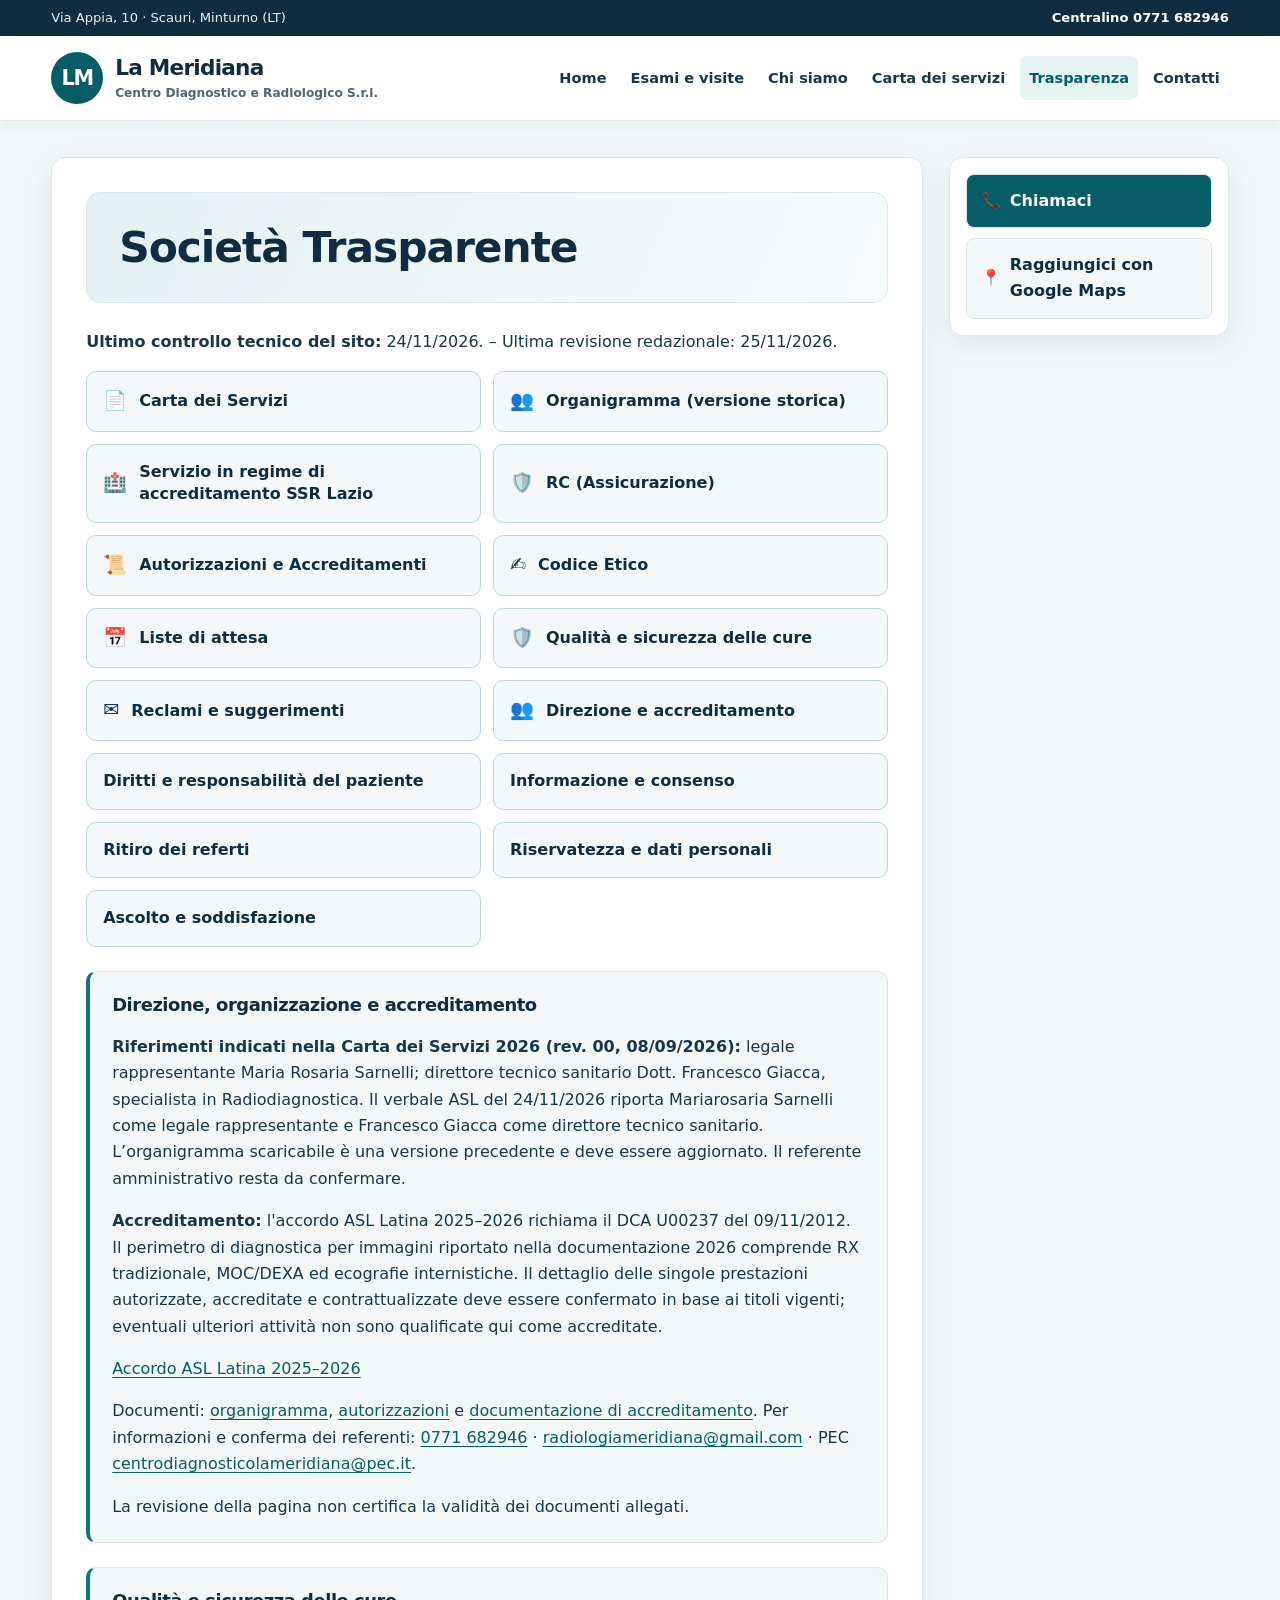
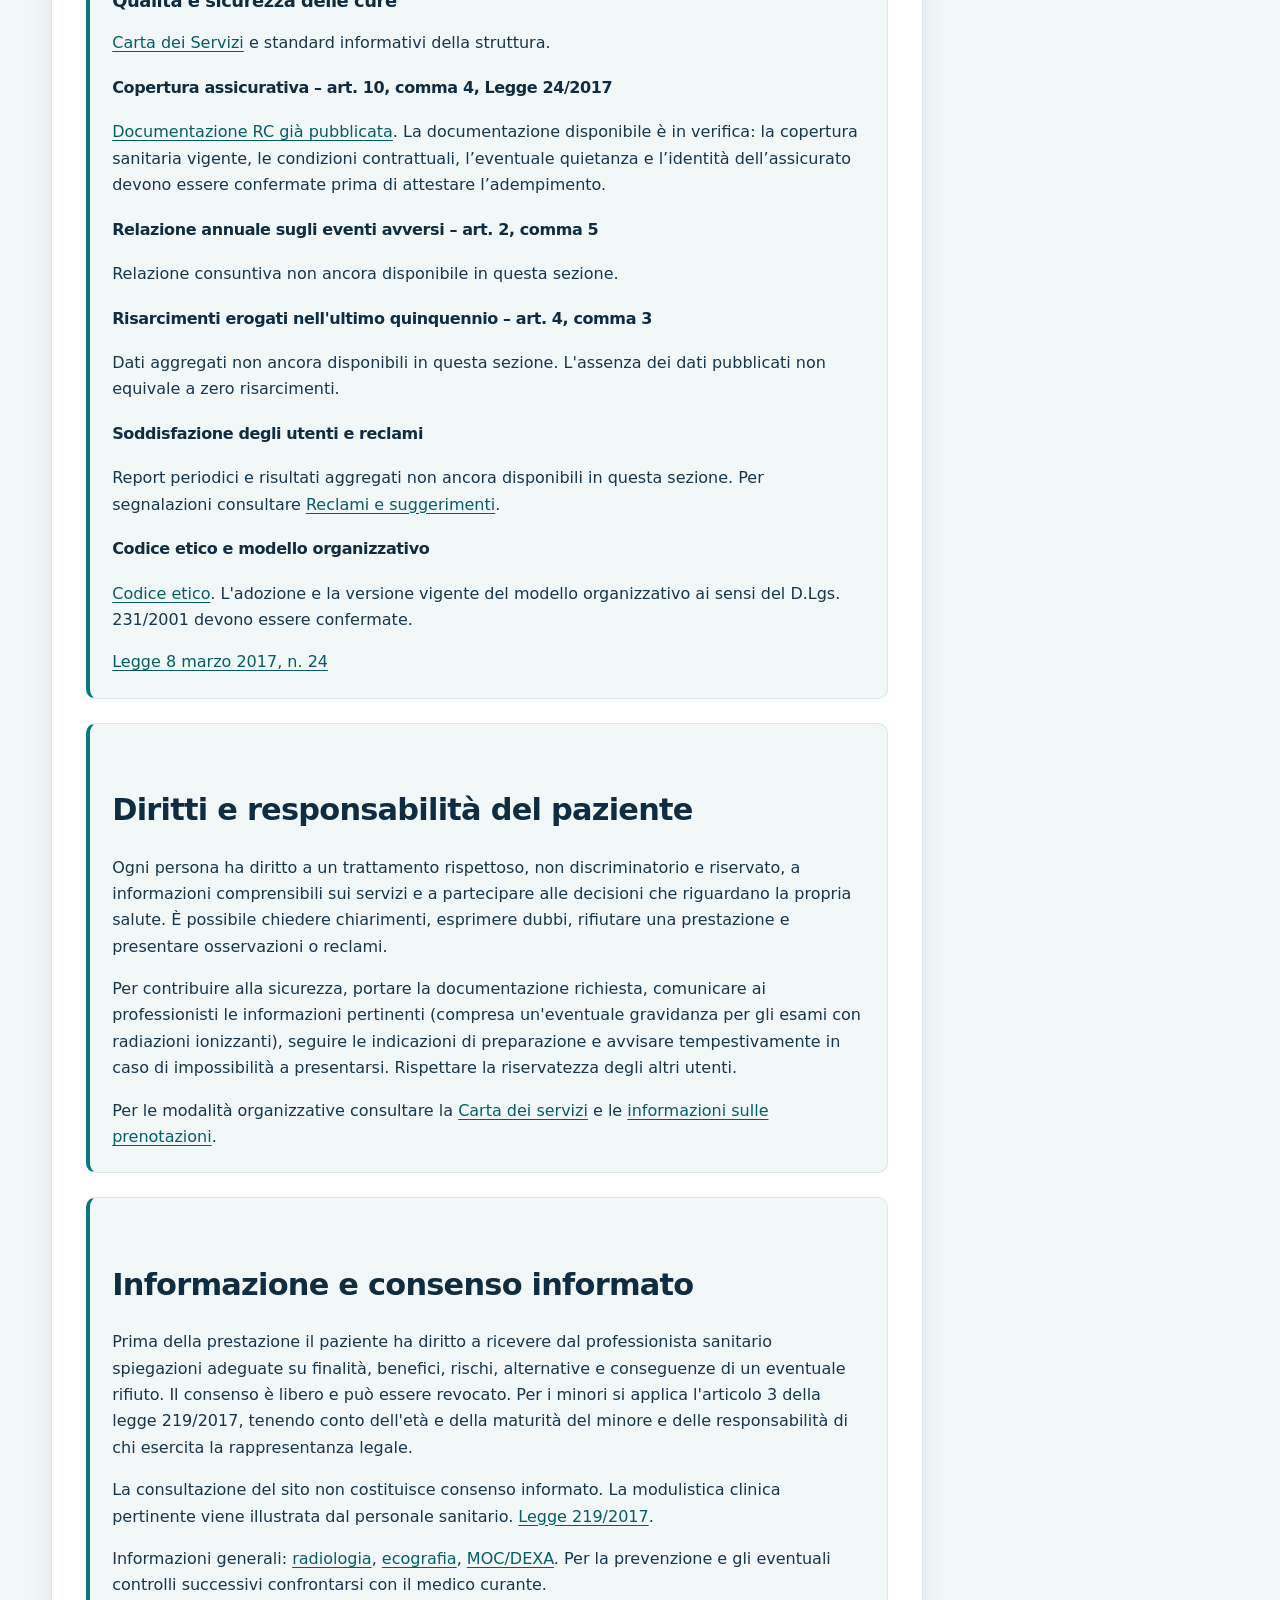
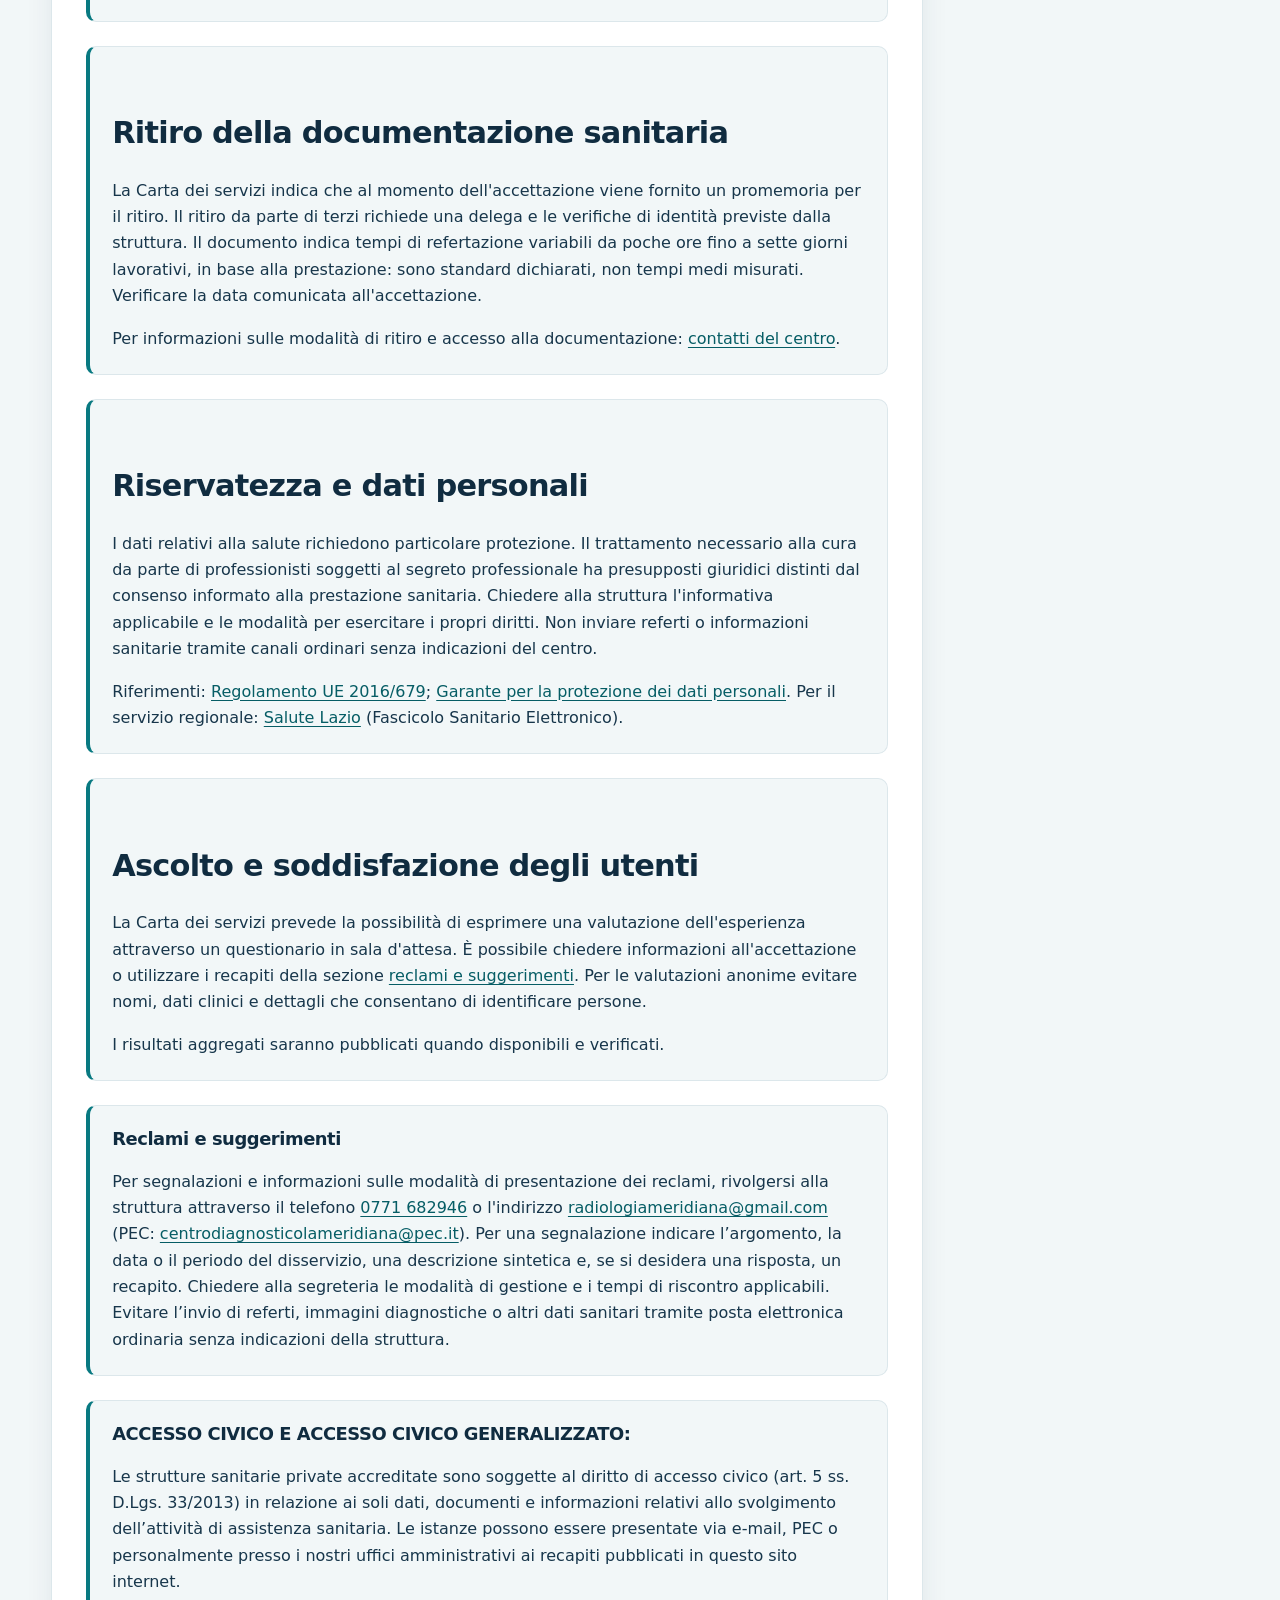
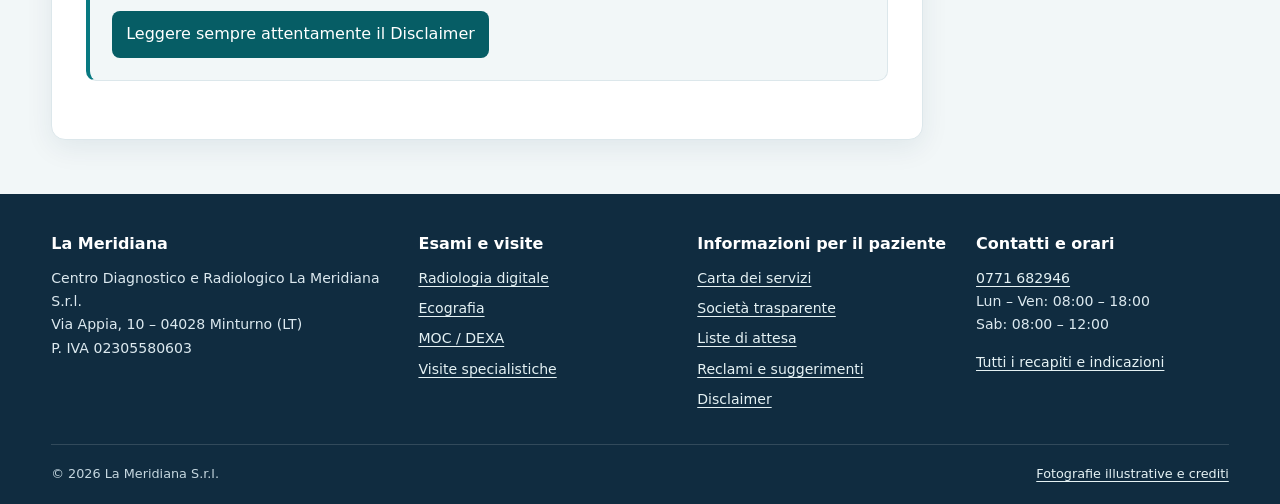
<file: societa-trasparente.html>
<!DOCTYPE html>
<html lang="it">
<head>
    <meta charset="UTF-8">
    <meta name="viewport" content="width=device-width, initial-scale=1.0">
    <title>Società trasparente | La Meridiana – Scauri, Minturno</title>
    <meta name="description" content="Documenti, autorizzazioni, accreditamento e informazioni sull'accesso civico del Centro Diagnostico e Radiologico La Meridiana di Minturno.">
    <link rel="canonical" href="https://centrodiagnosticolameridiana.github.io/scauri/societa-trasparente.html">
    <meta property="og:type" content="website">
    <meta property="og:locale" content="it_IT">
    <meta property="og:title" content="Società trasparente | La Meridiana – Scauri, Minturno">
    <meta property="og:description" content="Documenti, autorizzazioni, accreditamento e informazioni sull'accesso civico del Centro Diagnostico e Radiologico La Meridiana di Minturno.">
    <meta property="og:url" content="https://centrodiagnosticolameridiana.github.io/scauri/societa-trasparente.html">
    <link rel="stylesheet" href="style.css">
    <link rel="preconnect" href="https://fonts.googleapis.com">
    <link rel="preconnect" href="https://fonts.gstatic.com" crossorigin>
    <link href="https://fonts.googleapis.com/css2?family=Roboto:wght@300;400;700;900&display=swap" rel="stylesheet">
    <link rel="icon" type="image/svg+xml" sizes="any" href="https://centrodiagnosticolameridiana.github.io/scauri/favicon.svg">
    <meta property="og:site_name" content="Centro Diagnostico La Meridiana">
</head>
<body>

<a href="#contenuto" class="skip-link">Vai al contenuto</a><div class="utility"><div class="container"><span class="location">Via Appia, 10 · Scauri, Minturno (LT)</span><a href="tel:+390771682946">Centralino 0771 682946</a></div></div><header><div class="container"><a href="index.html" class="logo-link" aria-label="La Meridiana - homepage"><span class="logo-icon" aria-hidden="true">LM</span><span class="logo-text-container"><span class="logo-line-1">La Meridiana</span><span class="logo-line-2">Centro Diagnostico e Radiologico S.r.l.</span></span></a><nav id="main-nav" aria-label="Menu principale"><ul><li><a href="index.html">Home</a></li><li><a href="index.html#servizi">Esami e visite</a></li><li><a href="chi-siamo.html">Chi siamo</a></li><li><a href="carta-dei-servizi.html">Carta dei servizi</a></li><li><a href="societa-trasparente.html" aria-current="page">Trasparenza</a></li><li><a href="contatti.html">Contatti</a></li></ul></nav><button type="button" id="menu-toggle" class="menu-toggle" aria-label="Menu di navigazione" aria-controls="main-nav" aria-expanded="false"><span class="bar"></span><span class="bar"></span><span class="bar"></span></button></div></header>


    <main id="contenuto" class="container page-container">
        <div class="main-content">
            <div class="page-header" style="margin-left: -20px; margin-right: -20px; margin-top: -40px; text-align: left;">
                <h1>Società Trasparente</h1>
            </div>
            <p id="ultimo-controllo-tecnico"><strong>Ultimo controllo tecnico del sito:</strong> <time datetime="2026-11-24">24/11/2026</time>. &ndash; <span id="ultima-revisione-redazionale">Ultima revisione redazionale: <time datetime="2026-11-25">25/11/2026</time>.</span></p>
            
            
            <div class="button-grid">
                <a href="carta-dei-servizi.html" class="transparent-button"><span>📄</span> Carta dei Servizi</a>
                <a href="organigramma.pdf" class="transparent-button" download><span>👥</span> Organigramma (versione storica)</a>
                <a href="accreditamento-ssr.pdf" class="transparent-button" download><span>🏥</span> Servizio in regime di accreditamento SSR Lazio</a>
                <a href="rc.pdf" class="transparent-button" download><span>🛡️</span> RC (Assicurazione)</a>
                <a href="autorizzazioni.pdf" class="transparent-button" download><span>📜</span> Autorizzazioni e Accreditamenti</a>
                <a href="codice-etico.pdf" class="transparent-button" download><span>✍️</span> Codice Etico</a>
                <a href="liste-di-attesa.html" class="transparent-button"><span>📅</span> Liste di attesa</a>
                <a href="#qualita" class="transparent-button"><span>🛡️</span> Qualità e sicurezza delle cure</a>
                <a href="#reclami" class="transparent-button"><span>✉️</span> Reclami e suggerimenti</a>
                <a href="#direzione" class="transparent-button"><span>👥</span> Direzione e accreditamento</a>
                <a href="#diritti" class="transparent-button">Diritti e responsabilità del paziente</a>
                <a href="#consenso" class="transparent-button">Informazione e consenso</a>
                <a href="#referti" class="transparent-button">Ritiro dei referti</a>
                <a href="#riservatezza" class="transparent-button">Riservatezza e dati personali</a>
                <a href="#ascolto" class="transparent-button">Ascolto e soddisfazione</a>
            </div>
            <div class="disclaimer-box" id="direzione">
                <h3>Direzione, organizzazione e accreditamento</h3>
                <p><strong>Riferimenti indicati nella Carta dei Servizi 2026 (rev. 00, 08/09/2026):</strong> legale rappresentante Maria Rosaria Sarnelli; direttore tecnico sanitario Dott. Francesco Giacca, specialista in Radiodiagnostica. Il verbale ASL del 24/11/2026 riporta Mariarosaria Sarnelli come legale rappresentante e Francesco Giacca come direttore tecnico sanitario. L’organigramma scaricabile è una versione precedente e deve essere aggiornato. Il referente amministrativo resta da confermare.</p><p><strong>Accreditamento:</strong> l'accordo ASL Latina 2025–2026 richiama il DCA U00237 del 09/11/2012. Il perimetro di diagnostica per immagini riportato nella documentazione 2026 comprende RX tradizionale, MOC/DEXA ed ecografie internistiche. Il dettaglio delle singole prestazioni autorizzate, accreditate e contrattualizzate deve essere confermato in base ai titoli vigenti; eventuali ulteriori attività non sono qualificate qui come accreditate.</p><p><a href="https://www.ausl.latina.it/attachments/article/7232/LA%20MERIDIANA%202025-09-02T104434.328.pdf">Accordo ASL Latina 2025–2026</a></p>
                <p>Documenti: <a href="organigramma.pdf">organigramma</a>, <a href="autorizzazioni.pdf">autorizzazioni</a> e <a href="accreditamento-ssr.pdf">documentazione di accreditamento</a>. Per informazioni e conferma dei referenti: <a href="tel:0771682946">0771 682946</a> · <a href="mailto:radiologiameridiana@gmail.com">radiologiameridiana@gmail.com</a> · PEC <a href="mailto:centrodiagnosticolameridiana@pec.it">centrodiagnosticolameridiana@pec.it</a>.</p>
                <p>La revisione della pagina non certifica la validità dei documenti allegati.</p>
            </div>
            <div class="disclaimer-box" id="qualita">
                <h3>Qualità e sicurezza delle cure</h3>
                <p><a href="carta-dei-servizi.html">Carta dei Servizi</a> e standard informativi della struttura.</p>
                <h4>Copertura assicurativa – art. 10, comma 4, Legge 24/2017</h4>
                <p><a href="rc.pdf">Documentazione RC già pubblicata</a>. La documentazione disponibile è in verifica: la copertura sanitaria vigente, le condizioni contrattuali, l’eventuale quietanza e l’identità dell’assicurato devono essere confermate prima di attestare l’adempimento.</p>
                <h4>Relazione annuale sugli eventi avversi – art. 2, comma 5</h4>
                <p>Relazione consuntiva non ancora disponibile in questa sezione.</p>
                <h4>Risarcimenti erogati nell'ultimo quinquennio – art. 4, comma 3</h4>
                <p>Dati aggregati non ancora disponibili in questa sezione. L'assenza dei dati pubblicati non equivale a zero risarcimenti.</p>
                <h4>Soddisfazione degli utenti e reclami</h4>
                <p>Report periodici e risultati aggregati non ancora disponibili in questa sezione. Per segnalazioni consultare <a href="#reclami">Reclami e suggerimenti</a>.</p>
                <h4>Codice etico e modello organizzativo</h4>
                <p><a href="codice-etico.pdf">Codice etico</a>. L'adozione e la versione vigente del modello organizzativo ai sensi del D.Lgs. 231/2001 devono essere confermate.</p>
                <p><a href="https://www.normattiva.it/eli/stato/LEGGE/2017/03/08/24/CONSOLIDATED/20260611">Legge 8 marzo 2017, n. 24</a></p>
            </div>
            <section class="disclaimer-box" id="diritti">
<h2>Diritti e responsabilità del paziente</h2><p>Ogni persona ha diritto a un trattamento rispettoso, non discriminatorio e riservato, a informazioni comprensibili sui servizi e a partecipare alle decisioni che riguardano la propria salute. È possibile chiedere chiarimenti, esprimere dubbi, rifiutare una prestazione e presentare osservazioni o reclami.</p><p>Per contribuire alla sicurezza, portare la documentazione richiesta, comunicare ai professionisti le informazioni pertinenti (compresa un'eventuale gravidanza per gli esami con radiazioni ionizzanti), seguire le indicazioni di preparazione e avvisare tempestivamente in caso di impossibilità a presentarsi. Rispettare la riservatezza degli altri utenti.</p><p>Per le modalità organizzative consultare la <a href="carta-dei-servizi.html">Carta dei servizi</a> e le <a href="liste-di-attesa.html">informazioni sulle prenotazioni</a>.</p></section>
<section class="disclaimer-box" id="consenso"><h2>Informazione e consenso informato</h2><p>Prima della prestazione il paziente ha diritto a ricevere dal professionista sanitario spiegazioni adeguate su finalità, benefici, rischi, alternative e conseguenze di un eventuale rifiuto. Il consenso è libero e può essere revocato. Per i minori si applica l'articolo 3 della legge 219/2017, tenendo conto dell'età e della maturità del minore e delle responsabilità di chi esercita la rappresentanza legale.</p><p>La consultazione del sito non costituisce consenso informato. La modulistica clinica pertinente viene illustrata dal personale sanitario. <a href="https://www.normattiva.it/uri-res/N2Ls?urn:nir:stato:legge:2017-12-22;219">Legge 219/2017</a>.</p><p>Informazioni generali: <a href="radiologia-digitale.html">radiologia</a>, <a href="ecografia.html">ecografia</a>, <a href="moc.html">MOC/DEXA</a>. Per la prevenzione e gli eventuali controlli successivi confrontarsi con il medico curante.</p></section>
<section class="disclaimer-box" id="referti"><h2>Ritiro della documentazione sanitaria</h2><p>La Carta dei servizi indica che al momento dell'accettazione viene fornito un promemoria per il ritiro. Il ritiro da parte di terzi richiede una delega e le verifiche di identità previste dalla struttura. Il documento indica tempi di refertazione variabili da poche ore fino a sette giorni lavorativi, in base alla prestazione: sono standard dichiarati, non tempi medi misurati. Verificare la data comunicata all'accettazione.</p><p>Per informazioni sulle modalità di ritiro e accesso alla documentazione: <a href="contatti.html">contatti del centro</a>.</p></section>
<section class="disclaimer-box" id="riservatezza"><h2>Riservatezza e dati personali</h2><p>I dati relativi alla salute richiedono particolare protezione. Il trattamento necessario alla cura da parte di professionisti soggetti al segreto professionale ha presupposti giuridici distinti dal consenso informato alla prestazione sanitaria. Chiedere alla struttura l'informativa applicabile e le modalità per esercitare i propri diritti. Non inviare referti o informazioni sanitarie tramite canali ordinari senza indicazioni del centro.</p><p>Riferimenti: <a href="https://eur-lex.europa.eu/eli/reg/2016/679/oj">Regolamento UE 2016/679</a>; <a href="https://www.garanteprivacy.it/">Garante per la protezione dei dati personali</a>. Per il servizio regionale: <a href="https://www.salutelazio.it/">Salute Lazio</a> (Fascicolo Sanitario Elettronico).</p></section>
<section class="disclaimer-box" id="ascolto"><h2>Ascolto e soddisfazione degli utenti</h2><p>La Carta dei servizi prevede la possibilità di esprimere una valutazione dell'esperienza attraverso un questionario in sala d'attesa. È possibile chiedere informazioni all'accettazione o utilizzare i recapiti della sezione <a href="#reclami">reclami e suggerimenti</a>. Per le valutazioni anonime evitare nomi, dati clinici e dettagli che consentano di identificare persone.</p><p>I risultati aggregati saranno pubblicati quando disponibili e verificati.</p></section>
<div class="disclaimer-box" id="reclami">
                <h3>Reclami e suggerimenti</h3>
                <p>Per segnalazioni e informazioni sulle modalità di presentazione dei reclami, rivolgersi alla struttura attraverso il telefono <a href="tel:0771682946">0771 682946</a> o l'indirizzo <a href="mailto:radiologiameridiana@gmail.com">radiologiameridiana@gmail.com</a> (PEC: <a href="mailto:centrodiagnosticolameridiana@pec.it">centrodiagnosticolameridiana@pec.it</a>). Per una segnalazione indicare l’argomento, la data o il periodo del disservizio, una descrizione sintetica e, se si desidera una risposta, un recapito. Chiedere alla segreteria le modalità di gestione e i tempi di riscontro applicabili. Evitare l’invio di referti, immagini diagnostiche o altri dati sanitari tramite posta elettronica ordinaria senza indicazioni della struttura.</p>
            </div>


            <div class="disclaimer-box">
                <h3>ACCESSO CIVICO E ACCESSO CIVICO GENERALIZZATO:</h3>
                <p>Le strutture sanitarie private accreditate sono soggette al diritto di accesso civico (art. 5 ss. D.Lgs. 33/2013) in relazione ai soli dati, documenti e informazioni relativi allo svolgimento dell’attività di assistenza sanitaria. Le istanze possono essere presentate via e-mail, PEC o personalmente presso i nostri uffici amministrativi ai recapiti pubblicati in questo sito internet.</p>
                <a href="disclaimer.pdf" class="disclaimer-button" download>Leggere sempre attentamente il Disclaimer</a>
            </div>
        </div>

        <aside class="sidebar">
            <a href="contatti.html" class="action-button call"><span class="icon">📞</span> Chiamaci</a>
            <a href="https://www.google.com/maps/dir/?api=1&destination=Via+Appia,10,04028+Minturno+LT" target="_blank" class="action-button maps"><span class="icon">📍</span> Raggiungici con Google Maps</a>
        </aside>
    </main>

    <footer><div class="container"><div class="footer-grid"><div class="footer-column"><h3>La Meridiana</h3><p>Centro Diagnostico e Radiologico La Meridiana S.r.l.<br>Via Appia, 10 – 04028 Minturno (LT)<br>P. IVA 02305580603</p></div><div class="footer-column"><h3>Esami e visite</h3><ul><li><a href="radiologia-digitale.html">Radiologia digitale</a></li><li><a href="ecografia.html">Ecografia</a></li><li><a href="moc.html">MOC / DEXA</a></li><li><a href="visite-specialistiche.html">Visite specialistiche</a></li></ul></div><div class="footer-column"><h3>Informazioni per il paziente</h3><ul><li><a href="carta-dei-servizi.html">Carta dei servizi</a></li><li><a href="societa-trasparente.html">Società trasparente</a></li><li><a href="liste-di-attesa.html">Liste di attesa</a></li><li><a href="societa-trasparente.html#reclami">Reclami e suggerimenti</a></li><li><a href="disclaimer.pdf">Disclaimer</a></li></ul></div><div class="footer-column"><h3>Contatti e orari</h3><p><a href="tel:+390771682946">0771 682946</a><br>Lun – Ven: 08:00 – 18:00<br>Sab: 08:00 – 12:00</p><p><a href="contatti.html">Tutti i recapiti e indicazioni</a></p></div></div><div class="footer-bottom"><p>© 2026 La Meridiana S.r.l.</p><p><a href="crediti-immagini.html">Fotografie illustrative e crediti</a></p></div></div></footer>

<script>const t=document.getElementById('menu-toggle'),n=document.getElementById('main-nav');function closeMenu(){n.classList.remove('mobile-nav');t.setAttribute('aria-expanded','false')}t.addEventListener('click',()=>t.setAttribute('aria-expanded',String(n.classList.toggle('mobile-nav'))));document.addEventListener('keydown',e=>{if(e.key==='Escape'&&n.classList.contains('mobile-nav')){closeMenu();t.focus()}});n.addEventListener('click',e=>{if(e.target.closest('a'))closeMenu()});</script>


</body>
</html>
</file>
<file: style.css>
/* La Meridiana — sistema grafico istituzionale */
:root{--ink:#17364b;--navy:#102c40;--teal:#087981;--teal-dark:#065d65;--muted:#506575;--line:#dce7eb;--paper:#fff;--wash:#f2f7f8;--radius:14px;--shadow:0 8px 28px rgba(18,54,75,.08)}
*{box-sizing:border-box}html{scroll-padding-top:110px}body{margin:0;font-family:system-ui,-apple-system,BlinkMacSystemFont,"Segoe UI",sans-serif;font-size:16px;line-height:1.65;color:var(--ink);background:var(--wash)}img{max-width:100%}a{color:var(--teal-dark);text-underline-offset:3px}a:hover{text-decoration:underline}a:focus-visible,button:focus-visible{outline:3px solid #b16c13;outline-offset:4px}h1,h2,h3,h4{color:var(--navy);line-height:1.25;letter-spacing:-.025em}h1{font-size:clamp(1.85rem,4.5vw,3rem)}h2{font-size:clamp(1.35rem,3vw,1.9rem)}h3{font-size:1.12rem}p{margin:0 0 1em}p:last-child{margin-bottom:0}.container{width:min(92%,1200px);margin-inline:auto}.skip-link{position:absolute;left:12px;top:-80px;background:white;padding:12px;z-index:3000}.skip-link:focus{top:12px}.utility{background:var(--navy);color:#e7f1f5;font-size:.82rem}.utility .container{display:flex;align-items:center;justify-content:space-between;gap:10px;padding:7px 0}.utility a{color:white;font-weight:650;text-decoration:none}.utility a:hover{text-decoration:underline}
header{position:sticky;top:0;z-index:1000;background:#fff;box-shadow:0 2px 16px #17364b12;border-bottom:1px solid var(--line)}header .container{display:flex;align-items:center;justify-content:space-between;gap:24px;min-height:84px}.logo-link{display:flex;align-items:center;gap:12px;color:var(--navy);text-decoration:none;flex-shrink:0}.logo-link:hover{text-decoration:none}.logo-icon{display:grid;place-items:center;width:52px;height:52px;border-radius:50%;background:var(--teal-dark);color:#fff;font-size:1.3rem;font-weight:800;letter-spacing:-.06em}.logo-text-container{display:flex;flex-direction:column;line-height:1.18}.logo-line-1{font-size:1.35rem;font-weight:780;letter-spacing:-.035em}.logo-line-2{font-size:.76rem;color:var(--muted);font-weight:600;margin-top:5px}.brand{margin:0}header nav ul{display:flex;align-items:center;gap:6px;list-style:none;padding:0;margin:0}header nav a{display:block;text-decoration:none;color:var(--ink);font-size:.91rem;font-weight:650;padding:10px 9px;border-radius:7px;white-space:nowrap}header nav a:hover,header nav a[aria-current=page]{background:#e6f3f3;color:var(--teal-dark);text-decoration:none}.menu-toggle{display:none;background:white;border:1px solid var(--line);border-radius:8px;width:44px;height:44px;cursor:pointer;padding:11px;flex-direction:column;justify-content:space-around}.bar{display:block;background:var(--navy);height:2px;width:100%;border-radius:3px}
main{min-height:45vh}main>.container{padding-block:44px}.eyebrow{color:var(--teal-dark);font-size:.76rem;letter-spacing:.13em;text-transform:uppercase;font-weight:750}.home-hero{background:linear-gradient(115deg,#e8f4f4 0%,#f7fafb 78%);border-bottom:1px solid var(--line)}.home-hero .container{padding:55px 0 48px;display:grid;grid-template-columns:1.1fr .9fr;align-items:center;gap:48px}.home-hero h1{font-size:clamp(2.15rem,5vw,3.65rem);line-height:1.09;margin:12px 0 18px;max-width:760px}.hero-copy>p:not(.eyebrow){font-size:1.1rem;max-width:640px;color:var(--muted)}.hero-photo{background:#e0e9eb;border:1px solid var(--line);border-radius:20px;overflow:hidden;box-shadow:var(--shadow);min-width:0}.hero-photo img{display:block;width:100%;height:320px;object-fit:cover}.hero-actions{display:flex;gap:10px;flex-wrap:wrap;margin-top:26px}.cta-button,.secondary-button{display:inline-flex;align-items:center;justify-content:center;min-height:46px;border-radius:8px;padding:11px 19px;background:var(--teal-dark);color:white;font-weight:700;text-decoration:none;border:1px solid var(--teal-dark);line-height:1.35}.secondary-button{color:var(--teal-dark);background:white}.cta-button:hover{background:#104d53;text-decoration:none}.secondary-button:hover{background:#e5f3f3;text-decoration:none}
.quick-access{position:relative;margin-top:0;background:white;border-bottom:1px solid var(--line)}.quick-access .container{display:grid;grid-template-columns:repeat(3,minmax(0,1fr));gap:0;padding:0}.quick-access a{padding:20px 23px;border-right:1px solid var(--line);color:var(--navy);text-decoration:none;display:flex;flex-direction:column;gap:4px}.quick-access a:last-child{border:0}.quick-access a:hover{background:var(--wash)}.quick-access strong{font-size:1rem}.quick-access small{color:var(--muted);font-size:.86rem}.home-section{padding:52px 0}.home-section h2{margin:5px 0 8px}.section-intro{color:var(--muted);max-width:760px}.service-cards{display:grid;grid-template-columns:repeat(4,minmax(0,1fr));gap:19px;margin-top:26px}.service-card{display:flex;flex-direction:column;background:white;border:1px solid var(--line);border-radius:var(--radius);overflow:hidden;box-shadow:var(--shadow);color:var(--ink);text-decoration:none;min-width:0;transition:border-color .16s,box-shadow .16s}.service-card:hover{border-color:var(--teal);box-shadow:0 10px 30px #17364b20;text-decoration:none}.service-card img{display:block;width:100%;height:176px;object-fit:cover;background:#e2eaed}.service-card-content{padding:20px;display:flex;flex:1;flex-direction:column}.service-card h3{margin:0 0 9px;font-size:1.22rem}.service-card p{font-size:.93rem;color:var(--muted);margin:0 0 20px}.service-card .card-link{font-weight:750;color:var(--teal-dark);font-size:.9rem;margin-top:auto}.photo-info{font-size:.84rem;color:var(--muted);margin:14px 0 0}.access-band{background:#e7f2f3;border-block:1px solid var(--line)}.access-band .container{display:grid;grid-template-columns:1fr 1fr;gap:24px;padding:36px 0}.access-band h2{margin:0 0 10px}.access-band p{color:var(--muted)}.access-band a{font-weight:650}
.page-header{background:linear-gradient(115deg,#e3f1f2,#f7fbfb);padding:28px 32px!important;border:1px solid var(--line);border-radius:var(--radius);margin:0 0 26px!important;text-align:left!important}.page-header h1{margin:0;text-align:left;font-size:clamp(1.8rem,4vw,2.65rem)}.page-container{display:grid;grid-template-columns:minmax(0,1fr) minmax(220px,280px);gap:26px;padding:36px 0 54px;align-items:start}.main-content,.column{background:white;border:1px solid var(--line);border-radius:var(--radius);padding:clamp(18px,3vw,34px);min-width:0;box-shadow:var(--shadow)}.main-content h2{margin-top:1.5em}.main-content li{margin-bottom:.45em}.main-content ul{padding-left:1.3em}.two-column-layout{display:grid;grid-template-columns:1fr 1fr;gap:24px}.column h2{margin-top:0}.sidebar{position:sticky;top:108px;background:white;border:1px solid var(--line);padding:16px;border-radius:var(--radius);box-shadow:var(--shadow)}.sidebar .action-button{display:flex;align-items:center;gap:9px;padding:13px 14px;margin:0 0 10px;border:1px solid var(--line);border-radius:8px;color:var(--navy);font-weight:650;text-decoration:none;background:var(--wash)}.sidebar .action-button:last-child{margin:0}.sidebar .call{background:var(--teal-dark);color:white}.sidebar .action-button:hover{text-decoration:underline}.document-links-page{display:flex;flex-wrap:wrap;gap:12px}.button-grid{display:grid;grid-template-columns:repeat(2,minmax(0,1fr));gap:12px}.transparent-button{display:flex;align-items:center;gap:12px;padding:16px;border:1px solid #bdd6dc;border-radius:10px;background:#f3f9fa;color:var(--navy);text-decoration:none;font-weight:650;line-height:1.4}.transparent-button span{font-size:1.2rem;flex-shrink:0}.transparent-button:hover{border-color:var(--teal);text-decoration:underline}.disclaimer-box{margin:24px 0;padding:22px;background:var(--wash);border:1px solid var(--line);border-left:4px solid var(--teal);border-radius:10px;overflow-wrap:anywhere}.disclaimer-box h3{margin-top:0}.disclaimer-button{display:inline-block;background:var(--teal-dark);color:white;padding:10px 14px;border-radius:8px;text-decoration:none}.contact-bar{display:flex;justify-content:center;gap:12px;background:#e4f0f1;padding:20px 4%;flex-wrap:wrap}.contact-button{display:block;text-align:center;padding:13px 24px;border:1px solid var(--teal-dark);border-radius:8px;color:var(--teal-dark);background:white;font-weight:700;text-decoration:none}.contact-button.call-main{background:var(--teal-dark);color:white}.contact-page-info{padding:36px 0!important}.contact-page-info h2{text-align:left;margin:0 0 22px}.info-columns{display:grid;grid-template-columns:repeat(3,minmax(0,1fr));gap:18px}.info-col{background:#fff;border:1px solid var(--line);border-radius:var(--radius);padding:20px;overflow-wrap:anywhere}.info-col h3{margin-top:0}.full-width-map{width:min(92%,1200px);margin:0 auto 40px;border-radius:var(--radius);overflow:hidden}.full-width-map iframe{display:block;width:100%;border:0}.exam-page{max-width:1120px!important;padding:35px 0 50px!important}.exam-page h1{font-size:clamp(1.9rem,4vw,3rem)!important;line-height:1.12!important}.exam-hero{grid-template-columns:1fr 1fr!important;gap:28px!important;padding:30px!important;background:white!important;box-shadow:var(--shadow);border:1px solid var(--line)!important;border-top:4px solid var(--teal)!important}.exam-hero .exam-photo{height:320px!important;max-height:none!important;width:100%;object-fit:cover!important;border-radius:12px!important}.exam-panel{padding:24px!important;box-shadow:var(--shadow);border-color:var(--line)!important}.exam-note{border-radius:10px;background:#e8f4f4!important;border-left-color:var(--teal)!important}.exam-nav a{border-color:#b9cfd6!important}.exam-nav a[aria-current=page]{background:var(--teal-dark)!important;color:white!important}.exam-page .exam-breadcrumb{color:var(--muted)}table{font-size:.92rem}table caption{text-align:left;font-weight:700;padding:10px 0}table thead{background:#e1edf0}td,th{vertical-align:top;overflow-wrap:normal}footer{background:var(--navy);color:#dce9ef;padding:40px 0 20px}footer a{color:#e5f2f4}footer a:hover{color:white}.footer-grid{display:grid;grid-template-columns:1.35fr 1fr 1fr 1fr;gap:26px}.footer-column h3{color:white;font-size:1rem;margin:0 0 13px;letter-spacing:0}.footer-column p,.footer-column li{font-size:.88rem;line-height:1.65}.footer-column ul{list-style:none;margin:0;padding:0}.footer-column li{margin-bottom:7px}.footer-bottom{margin-top:26px;padding-top:18px;border-top:1px solid #ffffff24;font-size:.8rem;color:#c5d7df;display:flex;flex-wrap:wrap;gap:10px;justify-content:space-between}.footer-bottom p{margin:0}
@media(max-width:1060px){header .container{min-height:74px}.menu-toggle{display:flex;flex-shrink:0}header nav{display:none;position:absolute;top:100%;left:0;right:0;padding:12px 4%;background:#fff;border-bottom:1px solid var(--line);box-shadow:var(--shadow)}header nav.mobile-nav{display:block}header nav ul{flex-direction:column;align-items:stretch}header nav a{padding:12px}.service-cards{grid-template-columns:repeat(2,minmax(0,1fr))}.home-hero .container{gap:25px}}
@media(max-width:720px){.utility .container{justify-content:center}.utility .location{display:none}.logo-icon{width:44px;height:44px}.logo-line-1{font-size:1.16rem}.logo-line-2{font-size:.68rem}.logo-link{gap:8px;min-width:0;flex-shrink:1}.home-hero .container{grid-template-columns:1fr;padding:32px 0;gap:22px}.hero-photo img{height:225px}.hero-actions{margin-top:20px}.quick-access .container{grid-template-columns:1fr}.quick-access a{border-right:0;border-bottom:1px solid var(--line);padding:13px 4px}.quick-access a:last-child{border:0}.home-section{padding:32px 0}.service-cards{gap:13px;margin-top:18px}.service-card img{height:135px}.service-card-content{padding:14px}.service-card h3{font-size:1.06rem}.service-card p{font-size:.86rem}.access-band .container,.page-container,.two-column-layout,.info-columns,.footer-grid{grid-template-columns:1fr}.page-container{padding:20px 0 35px;gap:16px}.sidebar{position:static}.page-header{padding:20px!important}.button-grid{grid-template-columns:1fr}.exam-hero{grid-template-columns:1fr!important;padding:18px!important}.exam-hero .exam-photo{height:240px!important}.exam-grid{grid-template-columns:1fr!important}.exam-panel{padding:18px!important}.footer-grid{gap:20px}.contact-button{flex:1 1 180px}.footer-bottom{flex-direction:column}.full-width-map iframe{height:320px}}
@media(max-width:390px){.service-cards{grid-template-columns:1fr}.service-card img{height:190px}.logo-line-2{font-size:.64rem}}@media(prefers-reduced-motion:reduce){*{scroll-behavior:auto!important;transition:none!important}}
</file>
